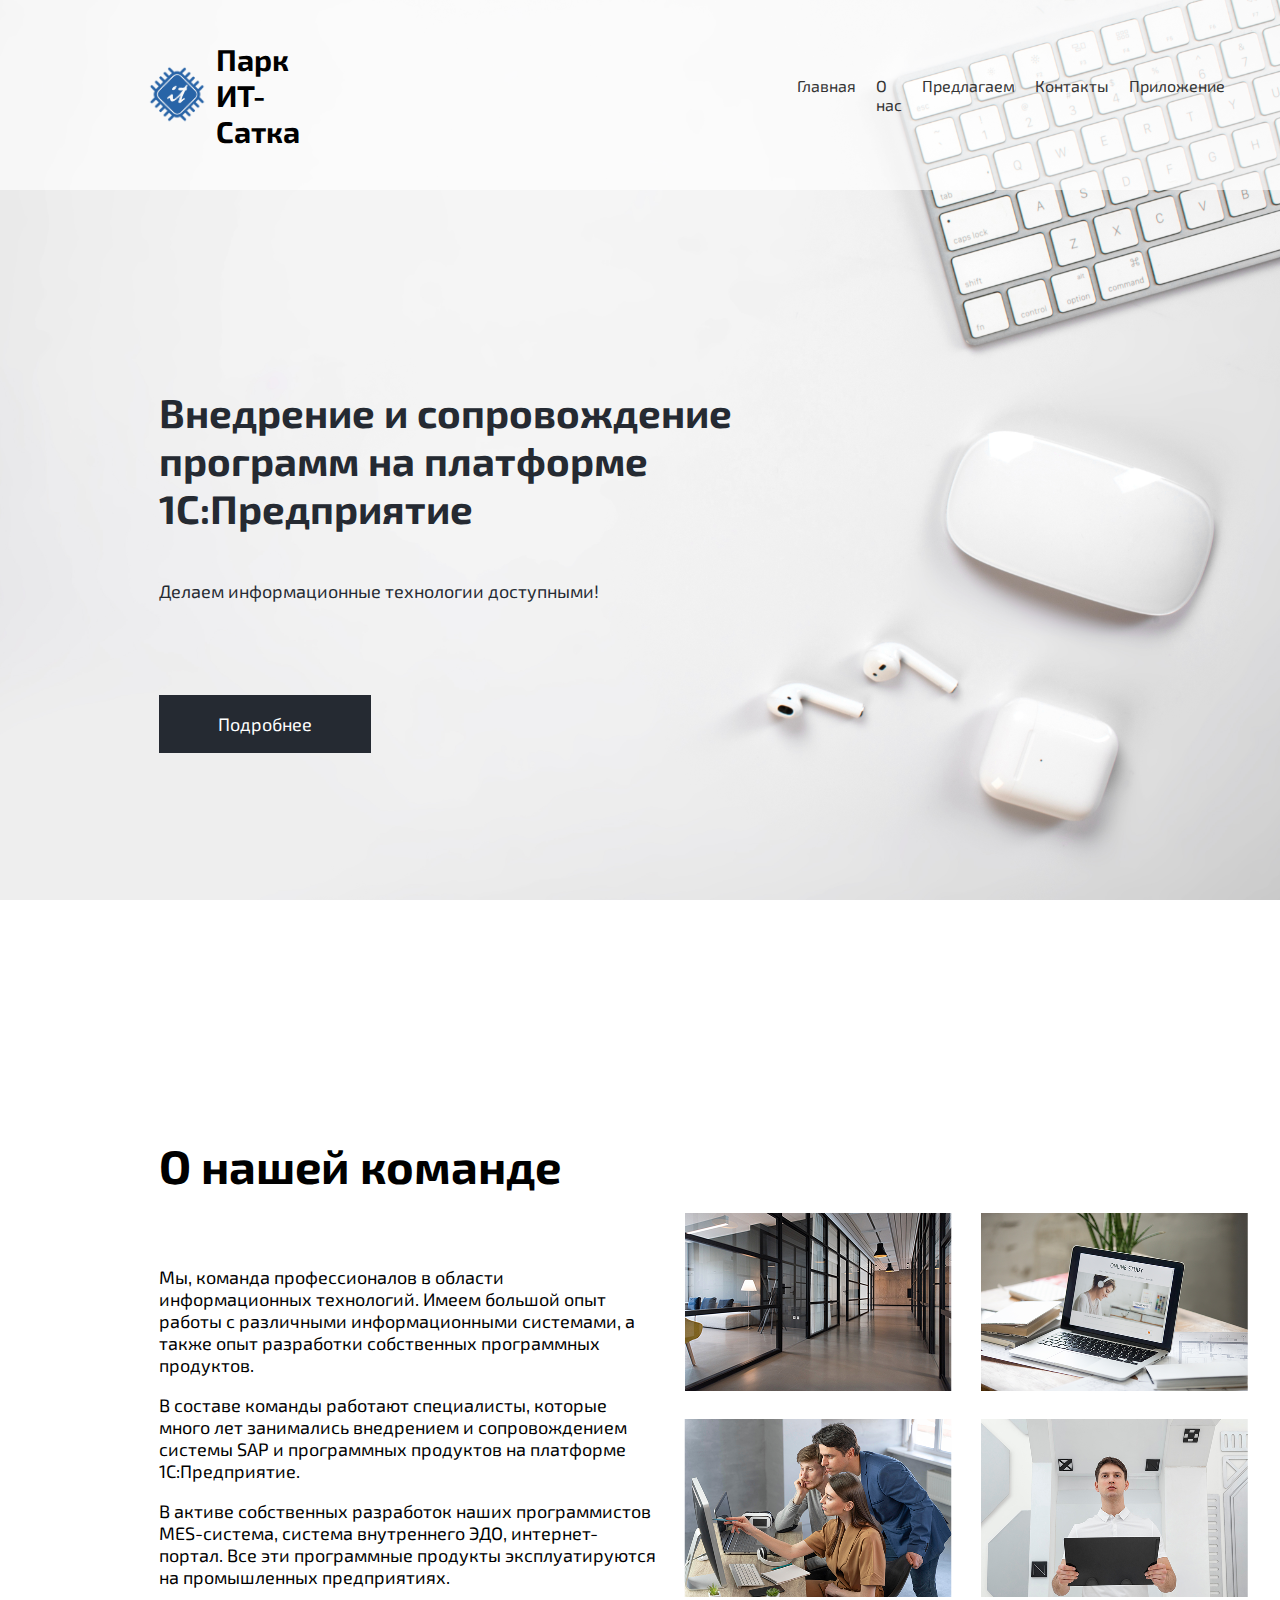
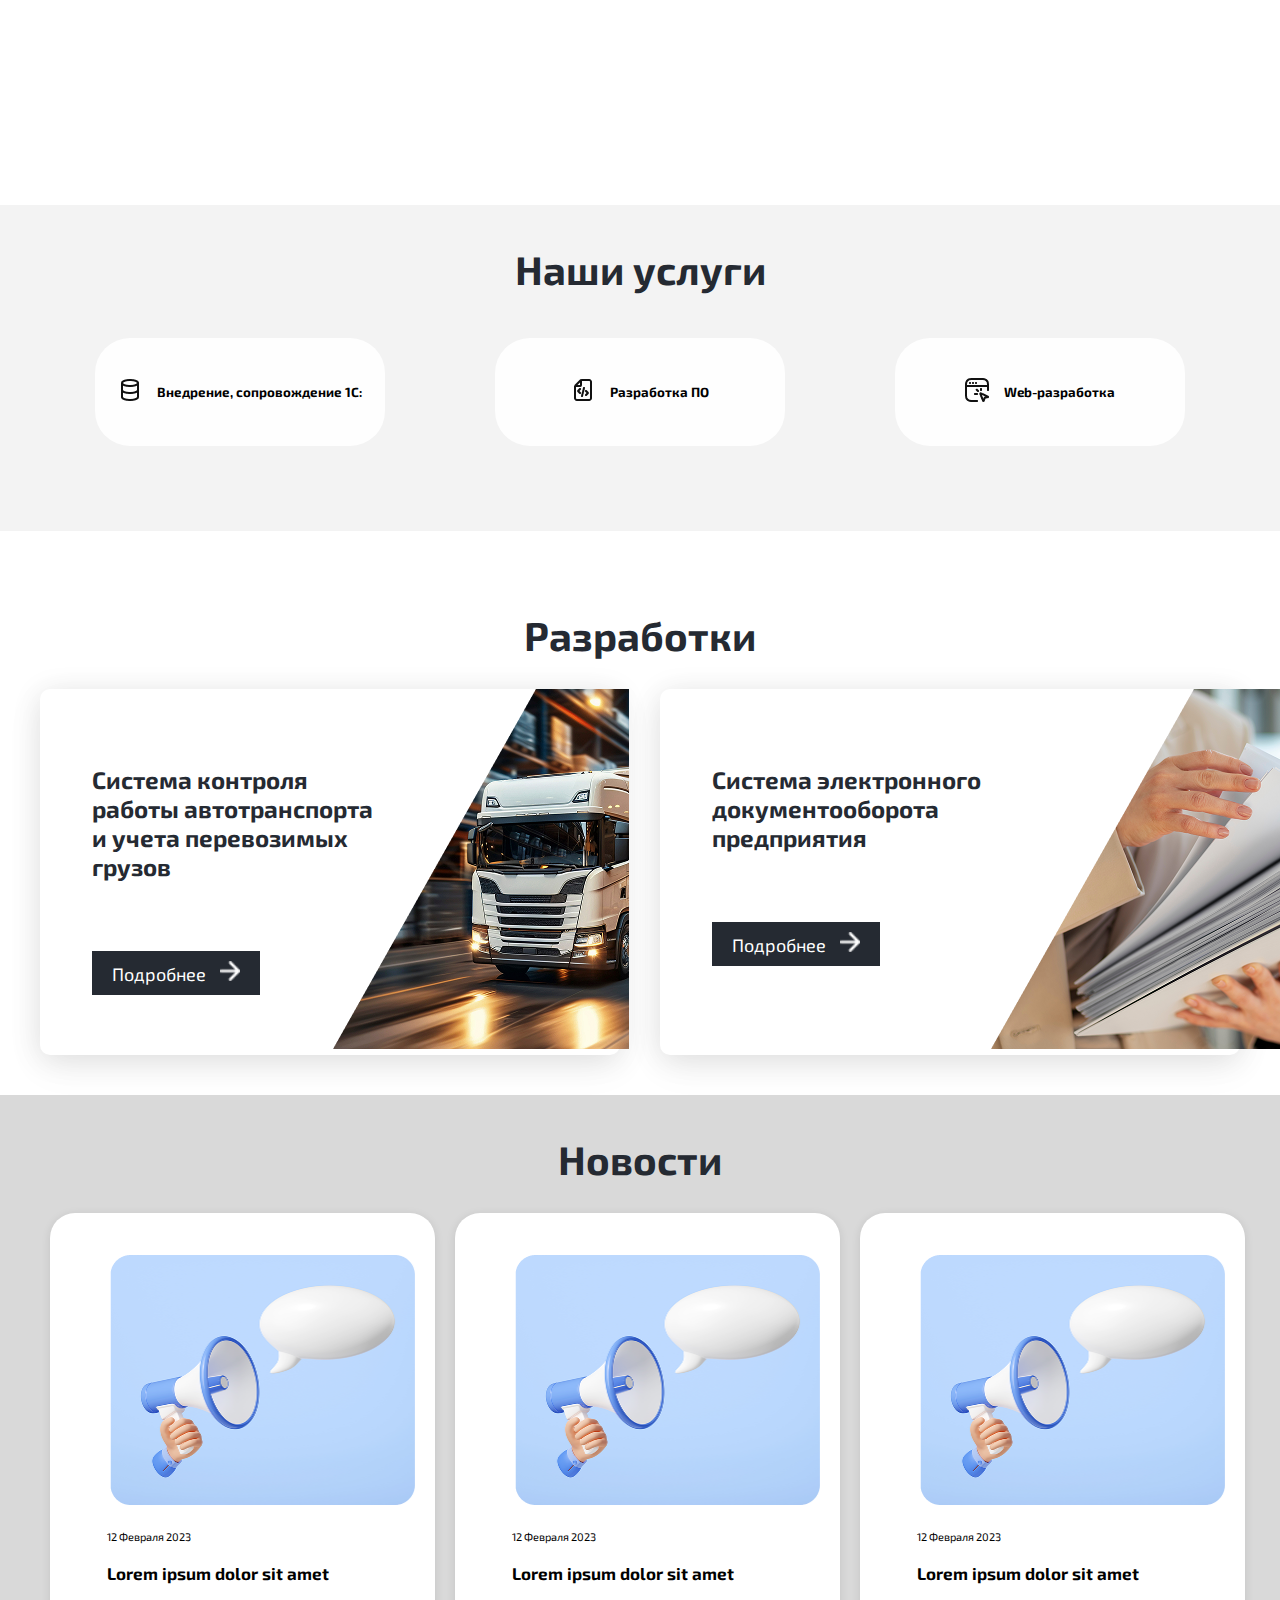
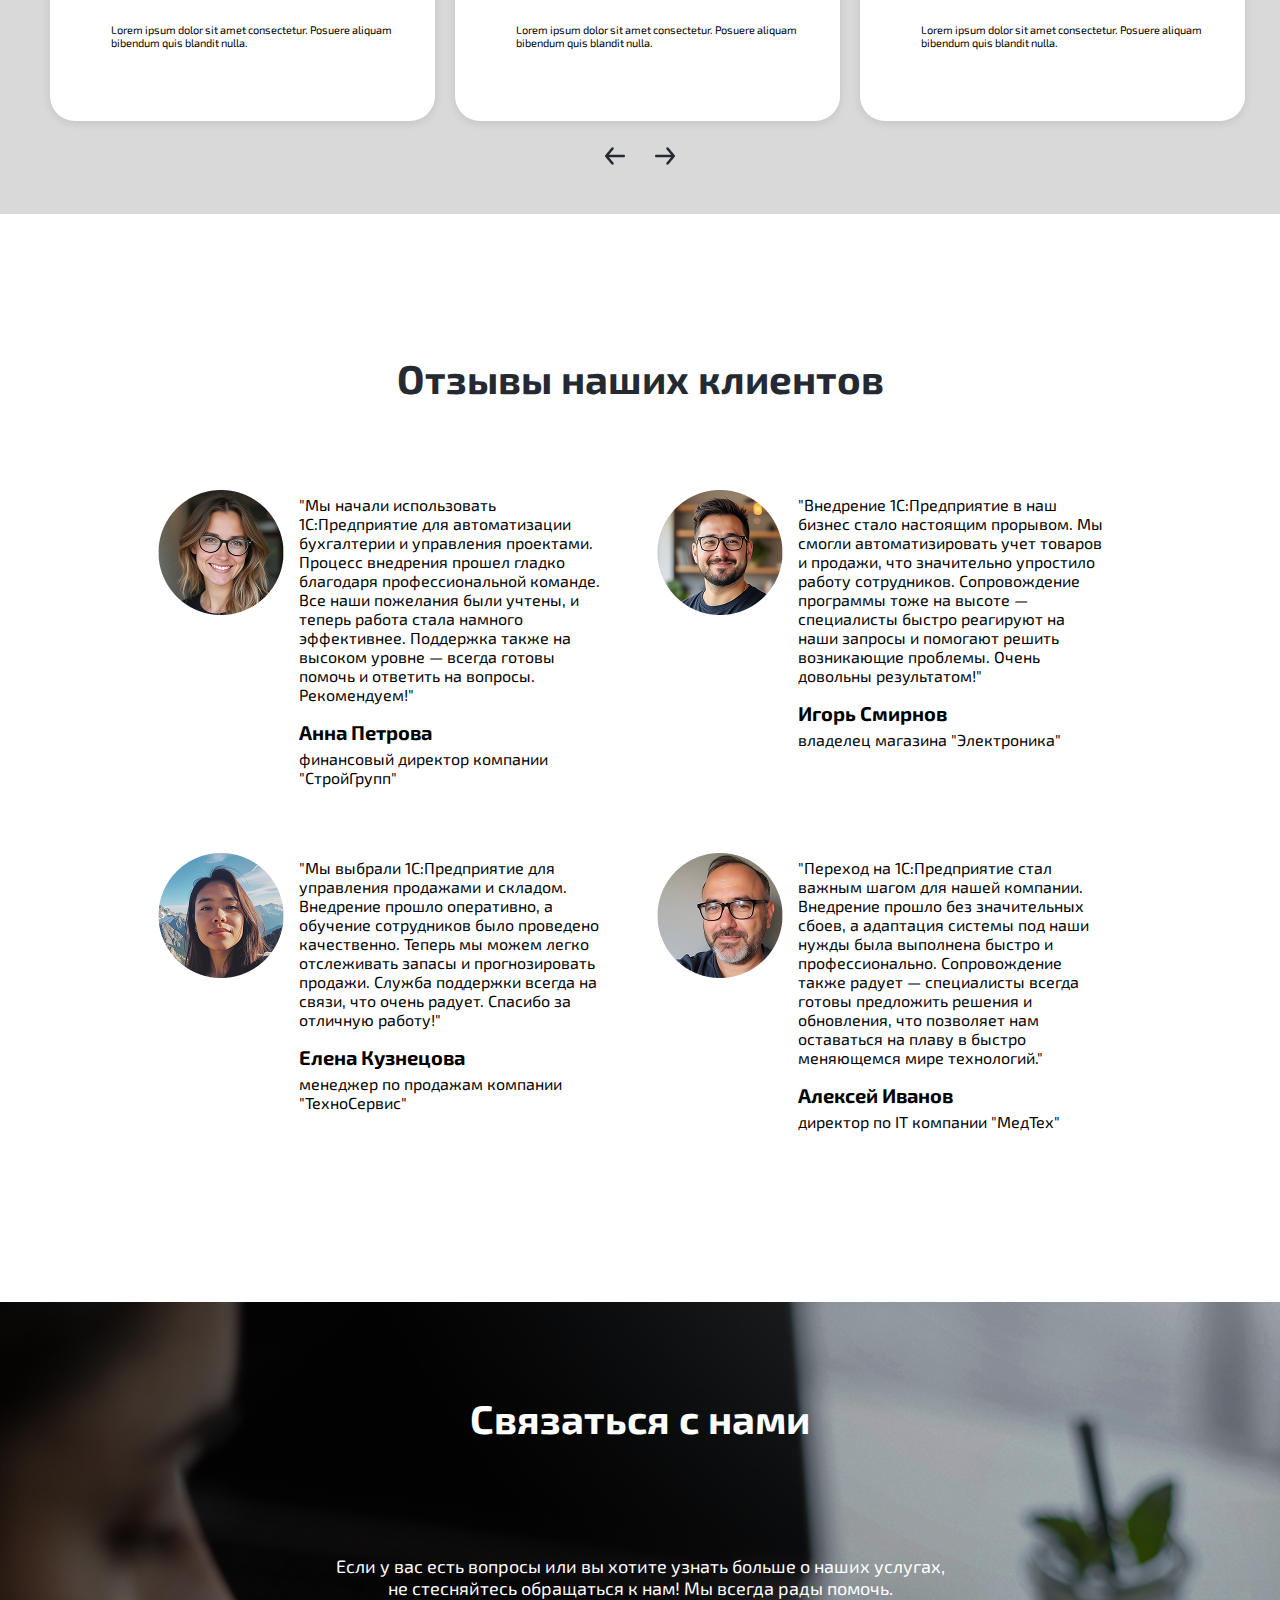
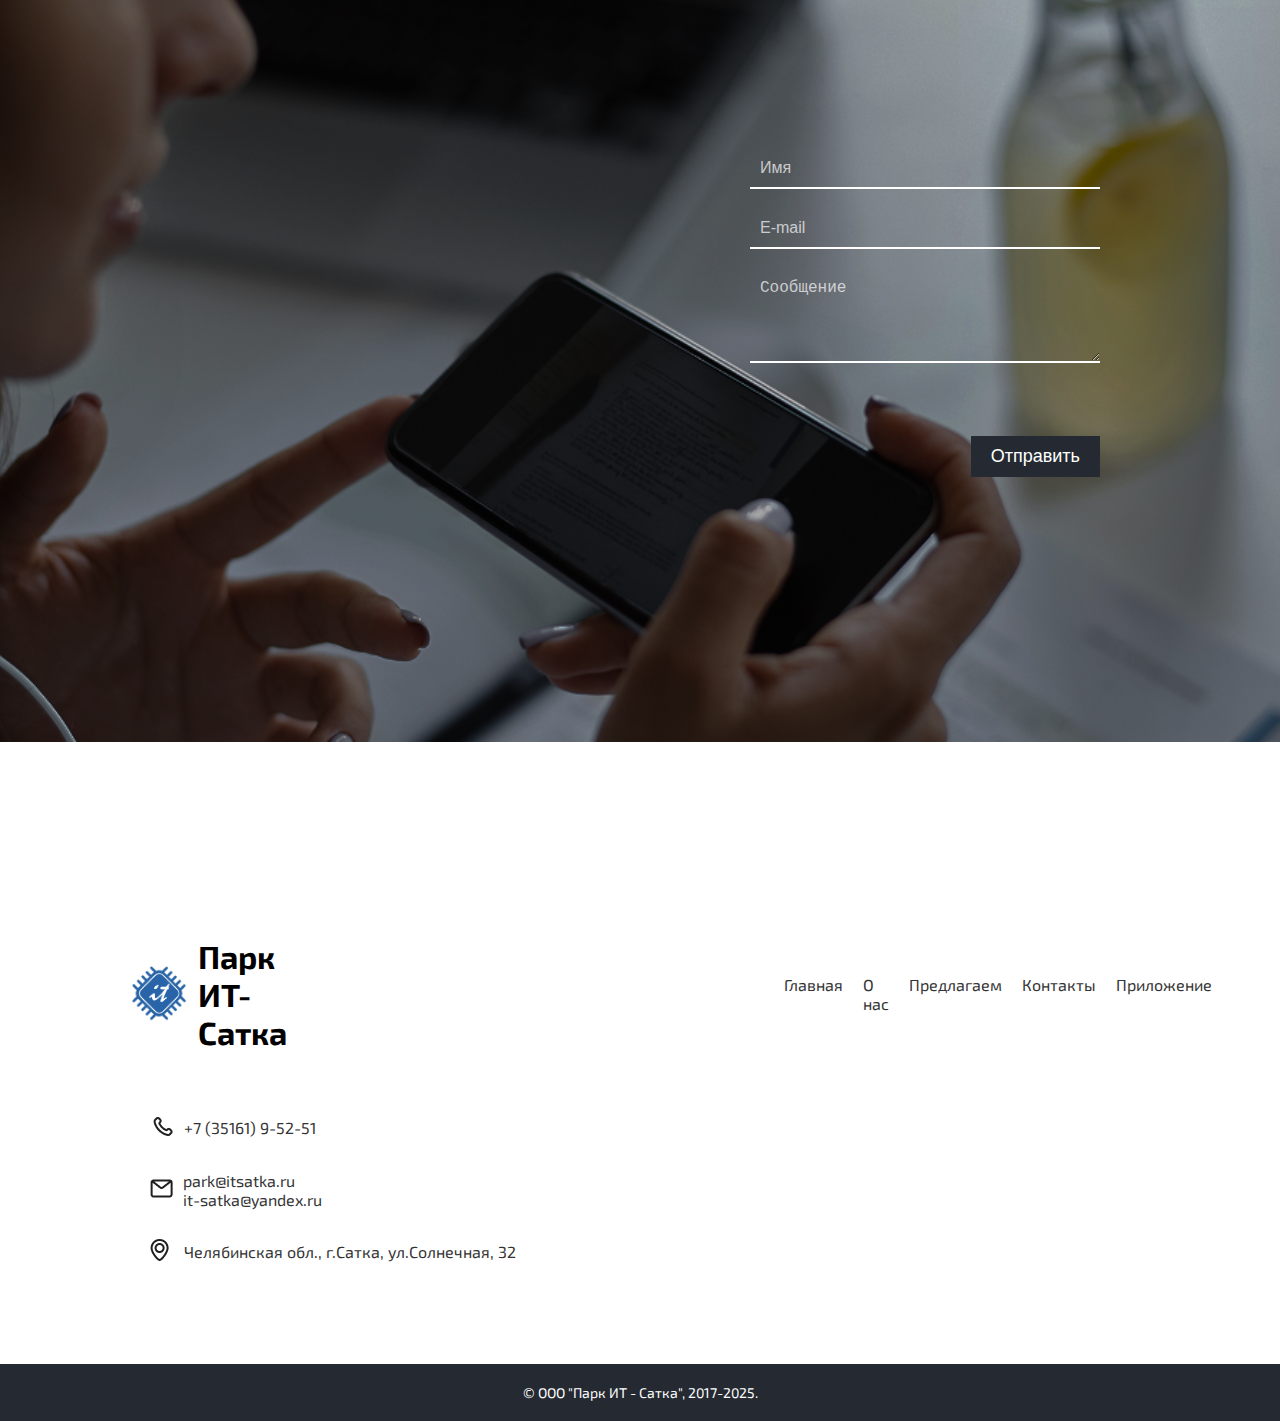
<file: ИТ-ПАРК/index.html>
<!DOCTYPE html>
<html lang="ru">
<head>
    <meta charset="UTF-8">
    <meta name="viewport" content="width=device-width, initial-scale=1.0">
    <title>Парк ИТ-Сатка</title>
    <link rel="stylesheet" href="style.css">
    <link href="https://fonts.googleapis.com/css2?family=Exo+2:wght@400;700&display=swap" rel="stylesheet">
</head>
<body>
<div class="container-1">
    <header class="header">
        <div class="logo-container">
            <div class="logo"><img src="img/5dce73faa8c4104bb6e90f80_LOGO_11120copy2-p-500.png" alt=""></div>
            <h1>Парк ИТ-Сатка</h1>
        </div>
        <nav class="navigation">
            <ul>
                <li><a href="index.html">Главная</a></li>
                <li><a href="#container-2">О нас</a></li>
                <li><a href="#container-3">Предлагаем</a></li>
                <li><a href="#contact-info">Контакты</a></li>
                <li><a href="4about.html">Приложение</a></li>
            </ul>
        </nav>
    </header>
    <main>
        <div class="title">
            <h2>Внедрение и сопровождение программ на платформе 1С:Предприятие</h2>
            <p>Делаем информационные технологии доступными!</p>
            <a href="#more" class="button">Подробнее</a> <!-- Кнопка "Подробнее" -->
        </div>
        <div id="container-2" class="container-2"> 
            <h3>О нашей команде</h3> 
            <div class="content">
                <div class="text-content">
                    <p>Мы, команда профессионалов в области информационных технологий. Имеем большой опыт работы с различными информационными системами, а также опыт разработки собственных программных продуктов.</p> 
                    <p>В составе команды работают специалисты, которые много лет занимались внедрением и сопровождением системы SAP и программных продуктов на платформе 1С:Предприятие.</p> 
                    <p>В активе собственных разработок наших программистов MES-система, система внутреннего ЭДО, интернет-портал. Все эти программные продукты эксплуатируются на промышленных предприятиях.</p> 
                </div>
                <div class="image-row"> 
                    <div class="image-group">
                        <img src="img/nastuhabootalebi2848 1.png" alt=""> 
                        <img src="img/open-laptop-desk-online-study-screen 1.png" alt=""> 
                    </div>
                    <div class="image-group">
                        <img src="img/side-view-team-professionals-working-with-new-technology 1.png" alt=""> 
                        <img src="img/young-man-wearing-white-clothes-using-tablet 2.png" alt=""> 
                    </div>
                </div>
            </div>
        </div>
        <div id="container-3" class="container-3">
            <h4>Наши услуги</h4>
            <div class="services">
                <div class="service-block1">
                    <div class="service-icon">
                        <img src="img/1uslugi.png" alt="Услуга 1" class="icon"> <!-- Логотип услуги 1 -->
                    </div>
                    <h5>Внедрение, сопровождение 1С:</h5>
                </div>
                <div class="service-block2">
                    <div class="service-icon">
                        <img src="img/2uslugi.png" alt="Услуга 2" class="icon"> <!-- Логотип услуги 2 -->
                    </div>
                    <h5>Разработка ПО</h5>
                </div>
                <div class="service-block3">
                    <div class="service-icon">
                        <img src="img/click.png" alt="Услуга 3" class="icon"> <!-- Логотип услуги 3 -->
                    </div>
                    <h5>Web-разработка</h5>
                </div>
            </div>
        </div>
        <div id="container-4" class="container-4">
            <h4>Разработки</h4>
            <div class="development-content">
                <div class="development-block">
                    <div class="development-header">
                        <div class="header-content">
                            <h6>Система контроля работы автотранспорта и учета перевозимых грузов</h6>
                            <a href="2about.html" class="button2">Подробнее <img src="img/Line (Stroke).png" alt=""></a>
                        </div>
                        <img src="img/Rectangle 24246.png" alt="" class="development-image"> <!-- Изображение -->
                    </div>
                </div>
                <div class="development-block">
                    <div class="development-header">
                        <div class="header-content">
                            <h6>Система электронного документооборота предприятия</h6>
                            <a href="3.about.html" class="button2">Подробнее <img src="img/Line (Stroke).png" alt=""></a>
                        </div>
                        <img src="img/Rectangle document.png" alt="" class="development-image"> <!-- Изображение -->
                    </div>
                </div>
            </div>
        </div>
        <div id="container-5" class="container-5"> 
            <h4>Новости</h4>
            <div class="blocks-container"> <!-- Обернем блоки в отдельный контейнер -->
                <div class="block">
                    <h5><img src="img/Rectangle 54.png" alt="" class="newimg"></h5>
                    <p>12 Февраля 2023</p>
                    <h6>Lorem ipsum dolor sit amet </h6>
                    <p class="description">Lorem ipsum dolor sit amet consectetur. Posuere aliquam bibendum quis blandit nulla.</p>
                </div>
                <div class="block">
                    <h5><img src="img/Rectangle 54.png" alt="" class="newimg"></h5>
                    <p>12 Февраля 2023</p>
                    <h6>Lorem ipsum dolor sit amet </h6>
                    <p class="description">Lorem ipsum dolor sit amet consectetur. Posuere aliquam bibendum quis blandit nulla.</p>
                </div>
                <div class="block">
                    <h5><img src="img/Rectangle 54.png" alt="" class="newimg"></h5>
                    <p>12 Февраля 2023</p>
                    <h6>Lorem ipsum dolor sit amet </h6>
                    <p class="description">Lorem ipsum dolor sit amet consectetur. Posuere aliquam bibendum quis blandit nulla.</p>
                </div>
            </div>
            <div class="strelki">
                <a href="#previous" class="arrow"><img src="img/стрелка2.png" alt=""></a>
                <a href="#next" class="arrow"><img src="img/стрелка.png" alt=""></a>
            </div>

        </div>
        <div class="reviews-container">
            <h4>Отзывы наших клиентов</h4>
            <div class="review-group">
                <div class="review">
                    <div class="review-image">
                        <img src="img/Ellipse 1.png" alt="Клиент 1" class="circle-img"> <!-- Картинка клиента -->
                    </div>
                    <div class="review-text">
                        <p>"Мы начали использовать 1С:Предприятие для автоматизации бухгалтерии и управления проектами. Процесс внедрения прошел гладко благодаря профессиональной команде. Все наши пожелания были учтены, и теперь работа стала намного эффективнее. Поддержка также на высоком уровне — всегда готовы помочь и ответить на вопросы. Рекомендуем!"</p>
                        <h5>Анна Петрова</h5>
                        <p>финансовый директор компании "СтройГрупп"</p>
                    </div>
                </div>
                <div class="review">
                    <div class="review-image">
                        <img src="img/Ellipse 2.png" alt="Клиент 2" class="circle-img"> <!-- Картинка клиента -->
                    </div>
                    <div class="review-text">
                        <p>"Внедрение 1С:Предприятие в наш бизнес стало настоящим прорывом. Мы смогли автоматизировать учет товаров и продажи, что значительно упростило работу сотрудников. Сопровождение программы тоже на высоте — специалисты быстро реагируют на наши запросы и помогают решить возникающие проблемы. Очень довольны результатом!"</p>
                        <h5>Игорь Смирнов</h5>
                        <p>владелец магазина "Электроника"</p>
                    </div>
                </div>
            </div>
            <div class="review-group">
                <div class="review">
                    <div class="review-image">
                        <img src="img/Ellipse 3.png" alt="Клиент 3" class="circle-img"> <!-- Картинка клиента -->
                    </div>
                    <div class="review-text">
                        <p>"Мы выбрали 1С:Предприятие для управления продажами и складом. Внедрение прошло оперативно, а обучение сотрудников было проведено качественно. Теперь мы можем легко отслеживать запасы и прогнозировать продажи. Служба поддержки всегда на связи, что очень радует. Спасибо за отличную работу!"</p>
                        <h5>Елена Кузнецова</h5>
                        <p>менеджер по продажам компании "ТехноСервис"</p>
                    </div>
                </div>
                <div class="review">
                    <div class="review-image">
                        <img src="img/Ellipse 4.png" alt="Клиент 4" class="circle-img"> <!-- Картинка клиента -->
                    </div>
                    <div class="review-text">
                        <p>"Переход на 1С:Предприятие стал важным шагом для нашей компании. Внедрение прошло без значительных сбоев, а адаптация системы под наши нужды была выполнена быстро и профессионально. Сопровождение также радует — специалисты всегда готовы предложить решения и обновления, что позволяет нам оставаться на плаву в быстро меняющемся мире технологий."</p>
                        <h5>Алексей Иванов</h5>
                        <p>директор по IT компании "МедТех"</p>
                    </div>
                </div>
            </div>
        </div>
        <div id="container-6" class="container-6">
            <h4>Связаться с нами</h4>
            <div class="parent-container">
                <div class="text">
                    Если у вас есть вопросы или вы хотите узнать больше о наших услугах, не стесняйтесь обращаться к нам! Мы всегда рады помочь.
                </div>
            </div>
            <div class="forma">
                <form>
                    <div class="form-group">
                        <input type="text" id="name" name="name" placeholder="Имя" required>

                    </div>
                    <div class="form-group">
                        <input type="email" id="email" name="email" placeholder="E-mail" required>

                    </div>
                    <div class="form-group">
                        <textarea id="text" name="text" placeholder="Сообщение" required rows="4"></textarea>
                    </div>
                    <button type="submit" class="submit-button">Отправить</button>
                </form>
            </div>
        </div>
    </main>
    <footer>
        <div class="logo-container2">
            <div class="logo2"><img src="img/5dce73faa8c4104bb6e90f80_LOGO_11120copy2-p-500.png" alt=""></div>
            <h1>Парк ИТ-Сатка</h1>
            <nav class="navigation2">
                <ul>
                    <li><a href="index.html">Главная</a></li>
                    <li><a href="#container-2">О нас</a></li>
                    <li><a href="#container-3">Предлагаем</a></li>
                    <li><a href="#contact-info">Контакты</a></li>
                    <li><a href="4about.html">Приложение</a></li>
                </ul>
            </nav>
        </div>
        <div id="contact-info"  class="contact-info">
            <div class="phone">
                <img src="img/phone.png" alt="">
            </div>
            <div class="number">
                +7 (35161) 9-52-51
            </div>
        </div>
        <div class="contact-info">
            <div class="email">
                <img src="img/Icon.png" alt="">
            </div>
            <div class="E-mail">
                park@itsatka.ru
                <br>
                it-satka@yandex.ru
            </div>
        </div>
        <div class="contact-info">
           <div class="position">
            <img src="img/123123.png" alt="">
           </div>
        <div class="adress">
            Челябинская обл., г.Сатка, ул.Солнечная, 32
        </div>
    </div>
    <div class="end">
        <div class="endtext">
            © ООО "Парк ИТ - Сатка", 2017-2025.
        </div>
    
    </div>
    </footer>
</div>
</body>
</html>
</file>
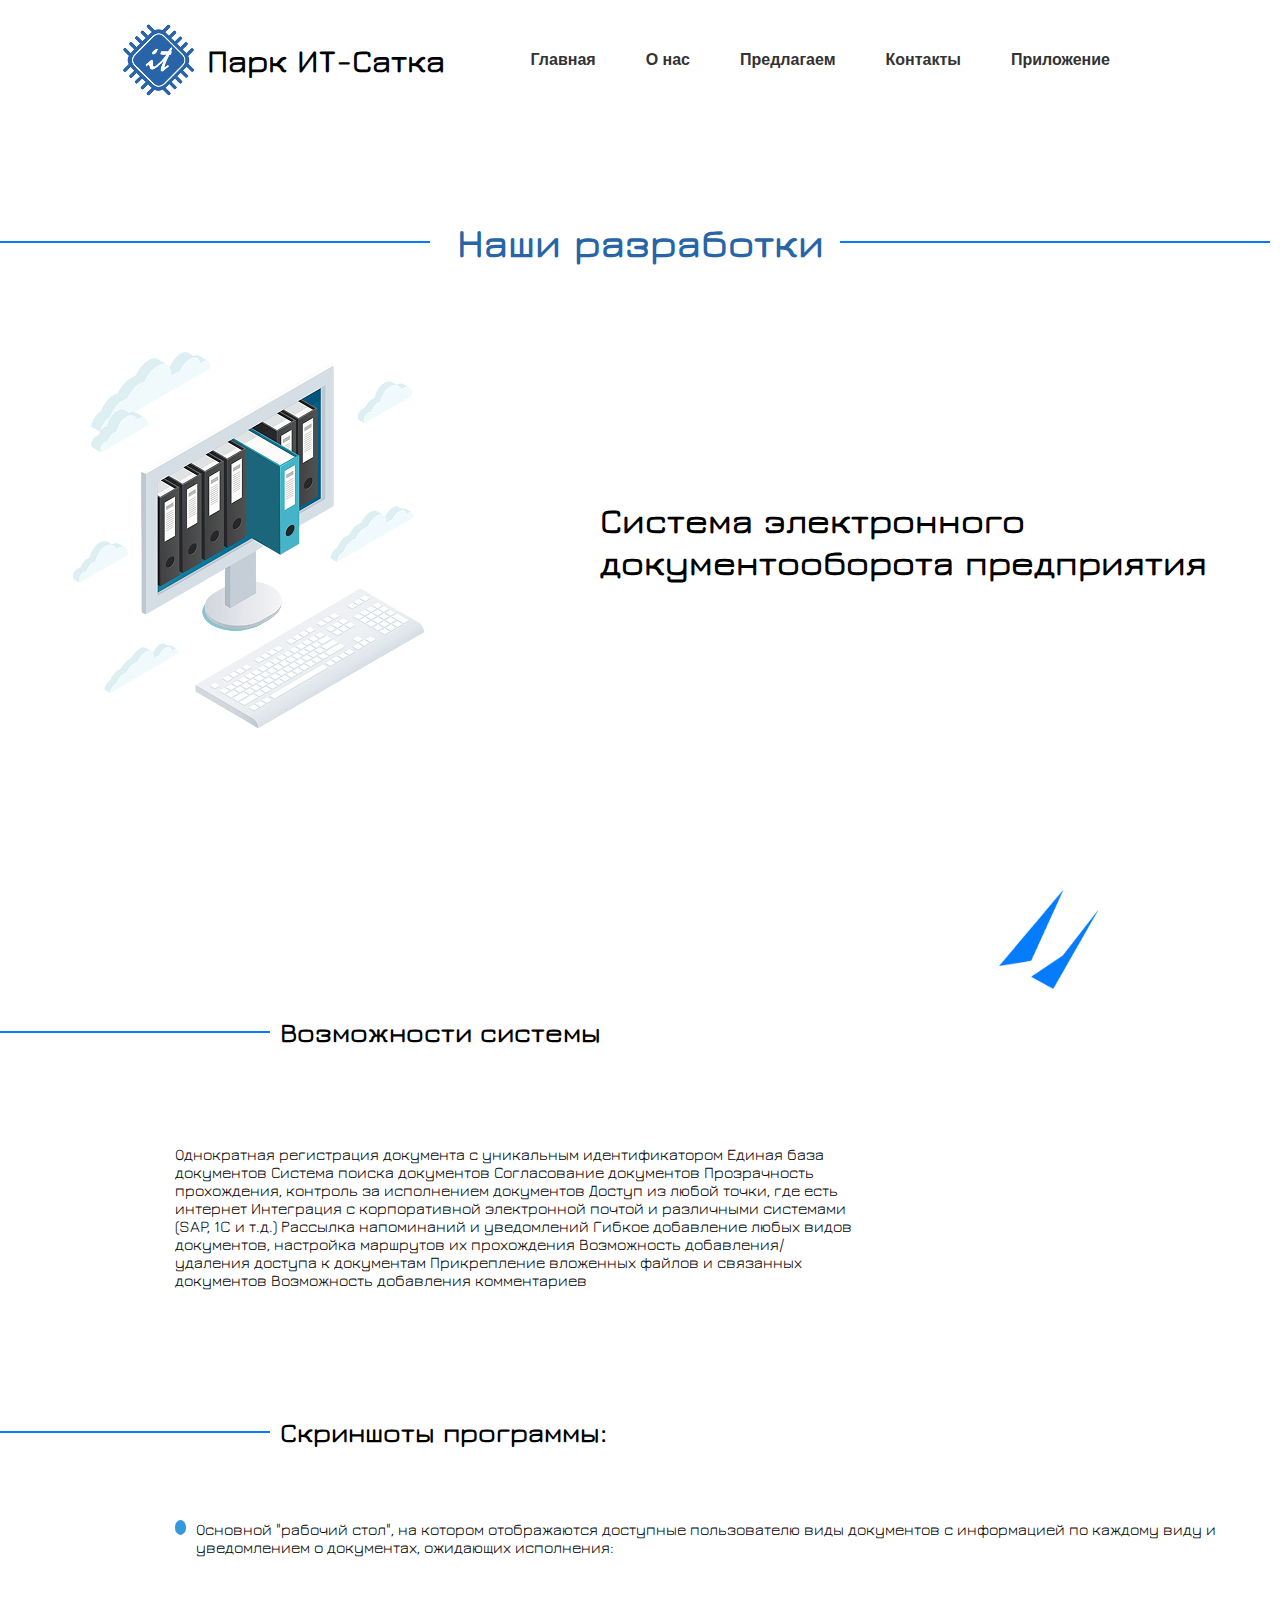
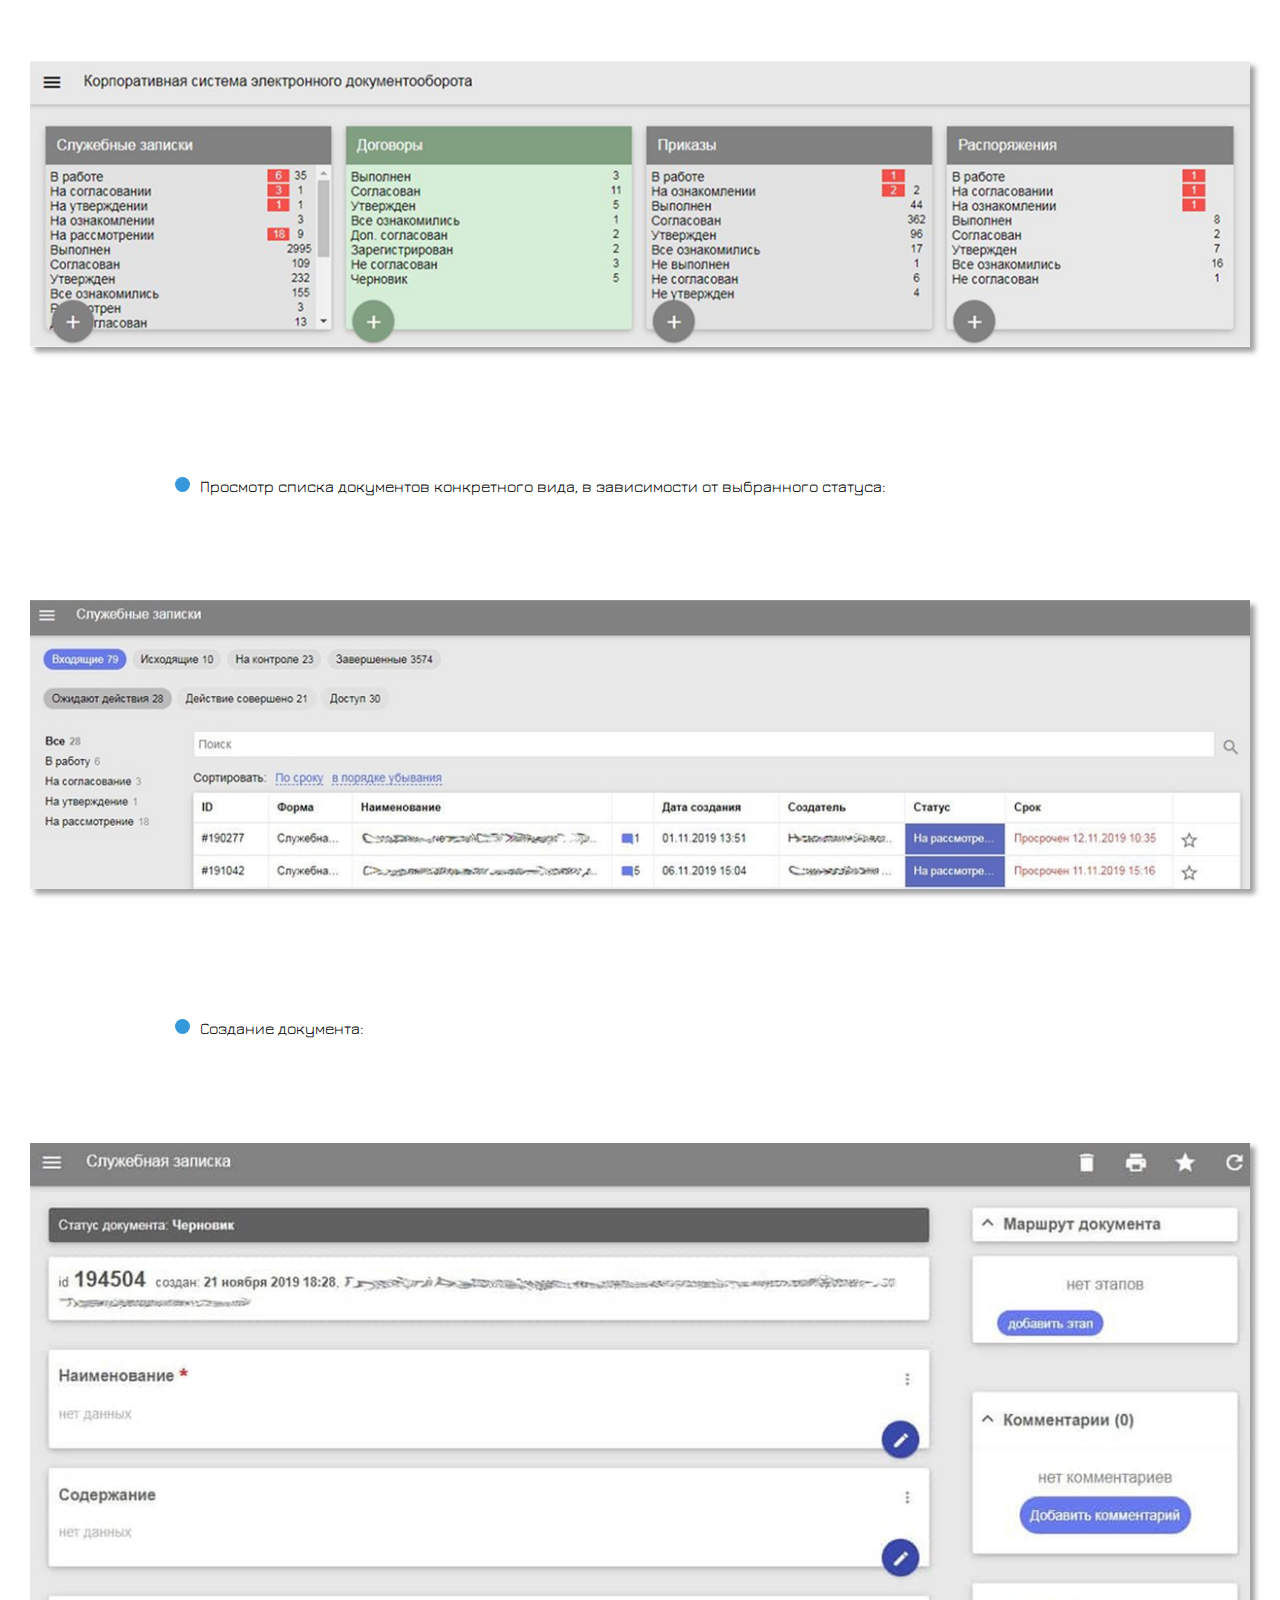
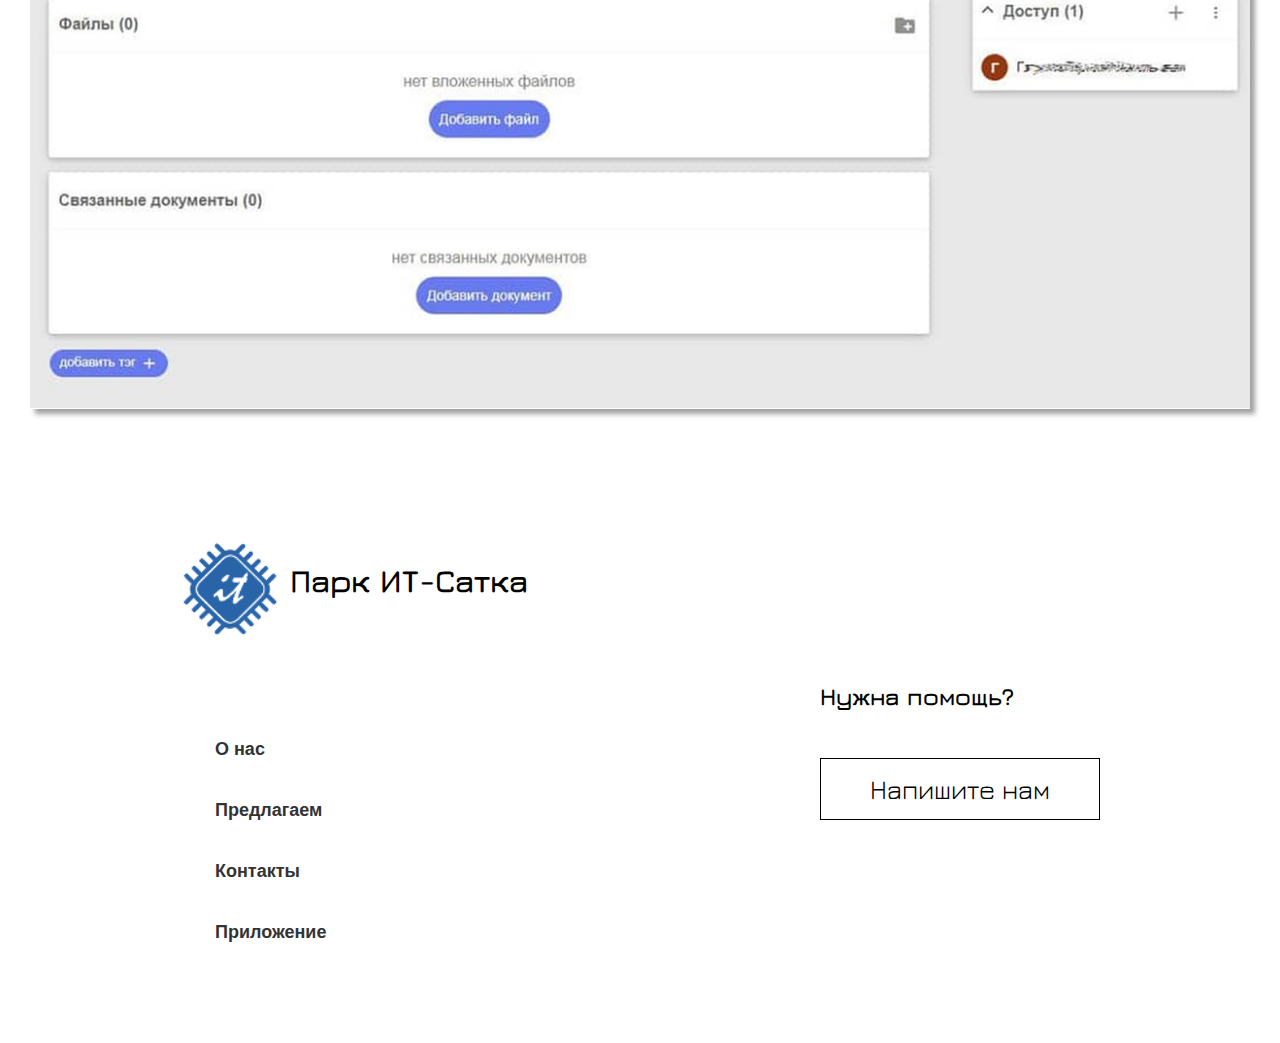
<file: 2about.html>
<!DOCTYPE html>
<html lang="en">
<head>
    <meta charset="UTF-8">
    <meta name="viewport" content="width=device-width, initial-scale=1.0">
    <link href="https://fonts.googleapis.com/css2?family=Jura:wght@400;700&display=swap" rel="stylesheet">
    <link rel="stylesheet" href="style.css">
    <link rel="icon" type="image/png" href="img/logo.png">
    <title>Парк ИТ-Сатка</title>
</head>
<body>
    <header>
    <div class="logopark">
        <img src="img/logo.png" alt="">
        <h1>Парк ИТ-Сатка</h1>
    </div>
        <nav>
            <ul>
                <li><a href="index.html">Главная</a></li>
                    <li><a href="#container-3">О нас</a></li>
                    <li><a href="#container-2">Предлагаем</a></li>
                    <li><a href="#container-5">Контакты</a></li>
                    <li><a href="4about.html">Приложение</a></li>
            </ul>
        </nav>
        <div id="mobile-menu" class="mobile-menu">
            <ul>
                <li><a href="index.html">Главная</a></li>
                <li><a href="#container-2">Услуги</a></li>
                <li><a href="#container-3">Наша команда</a></li>
                <li><a href="#container-5">Контакты</a></li>
                <li><a href="4about.html">Приложение</a></li>
            </ul>
        </div>
        <button id="menu-toggle" class="menu-toggle">Меню</button>
    </header>
<body>
    <div class="sagalovok2">
        <div class="line2"></div>
        <h1>Наши разработки</h1>
        <div class="line3"></div>
    </div>
    <div class="container-1-1">
        <img src="img/3 ilustraition.png" alt="">
        <div class="sag2">
            <h2>Система электронного документооборота предприятия</h2>
        </div>
    </div>
    <img src="img/Polygon 3.png" alt="" class="polygon-img"> 
    <div id="container-2" class="container-2-2">
        <div class="tx">
            <div class="line"></div>
            <h3>Возможности системы</h3>
        </div>
        <p>Однократная регистрация документа с уникальным идентификатором Единая база документов Система поиска документов Согласование документов Прозрачность прохождения, контроль за исполнением документов Доступ из любой точки, где есть интернет Интеграция с корпоративной электронной почтой и различными системами (SAP, 1C и т.д.) Рассылка напоминаний и уведомлений Гибкое добавление любых видов документов, настройка маршрутов их прохождения Возможность добавления/удаления доступа к документам Прикрепление вложенных файлов и связанных документов Возможность добавления комментариев</p>
    </div>
    <div id="container-3" class="container-3">
        <div class="tx">
            <div class="line"></div>
            <h3>Скриншоты программы:</h3>
        </div>
      <div class="text2">
        <div class="circle"></div>
        <p>Основной "рабочий стол", на котором отображаются доступные пользователю виды документов с информацией по каждому виду и уведомлением о документах, ожидающих исполнения:</p>
    </div>
    <div class="scrin">
    <img src="img/1scrin.png" alt="">
    </div>

    <div class="text2">
        <div class="circle"></div>
        <p>Просмотр списка документов конкретного вида, в зависимости от выбранного статуса:</p>
    </div>
    <div class="scrin">
    <img src="img/2scrin.png" alt="">
    </div>

    <div class="text2">
        <div class="circle"></div>
        <p>Создание документа:</p>
    </div>
    <div class="scrin">
    <img src="img/3scrin.png" alt="">
    </div>
    <footer>
        <div class="footermenu">
            <div class="logopark2">
                <img src="img/logo.png" alt="">
                <h1>Парк ИТ-Сатка</h1>
            </div>
            <nav>
                <ul>
                    <li><a href="#container-2">О нас</a></li>
                    <li><a href="#container-3">Предлагаем</a></li>
                    <li><a href="#contact-info">Контакты</a></li>
                    <li><a href="4about.html">Приложение</a></li>
                </ul>
            </nav>
        </div>
        <div class="help">
            <h2>Нужна помощь?</h2>
            <button id="open-modal">Напишите нам</button>
        </div>
    </footer>
    <div id="contact-modal" class="modal" style="display:none;">
        <div class="modal-content">
            <div class="top-block">
                <span class="close">&times;</span> <!-- Кнопка закрытия -->
                <h1>Связаться с нами</h1>
                <form id="contact-form">
                    <div class="form-group">
                        <input type="text" id="name" name="name" placeholder="Ваше Имя" required="">
                    </div>
                    <div class="form-group">
                        <input type="email" id="email" name="email" placeholder="E-mail" required="">   
                    </div>
                    <div class="form-group1">
                        <textarea id="text" name="text" placeholder="" required="" rows="4"></textarea>
                    </div>
                    <button type="button" id="submit-button">Отправить</button>
                </form>
            </div>
        </div>
    </div>
    <script src="script.js"></script>
</body>
</html>
</file>
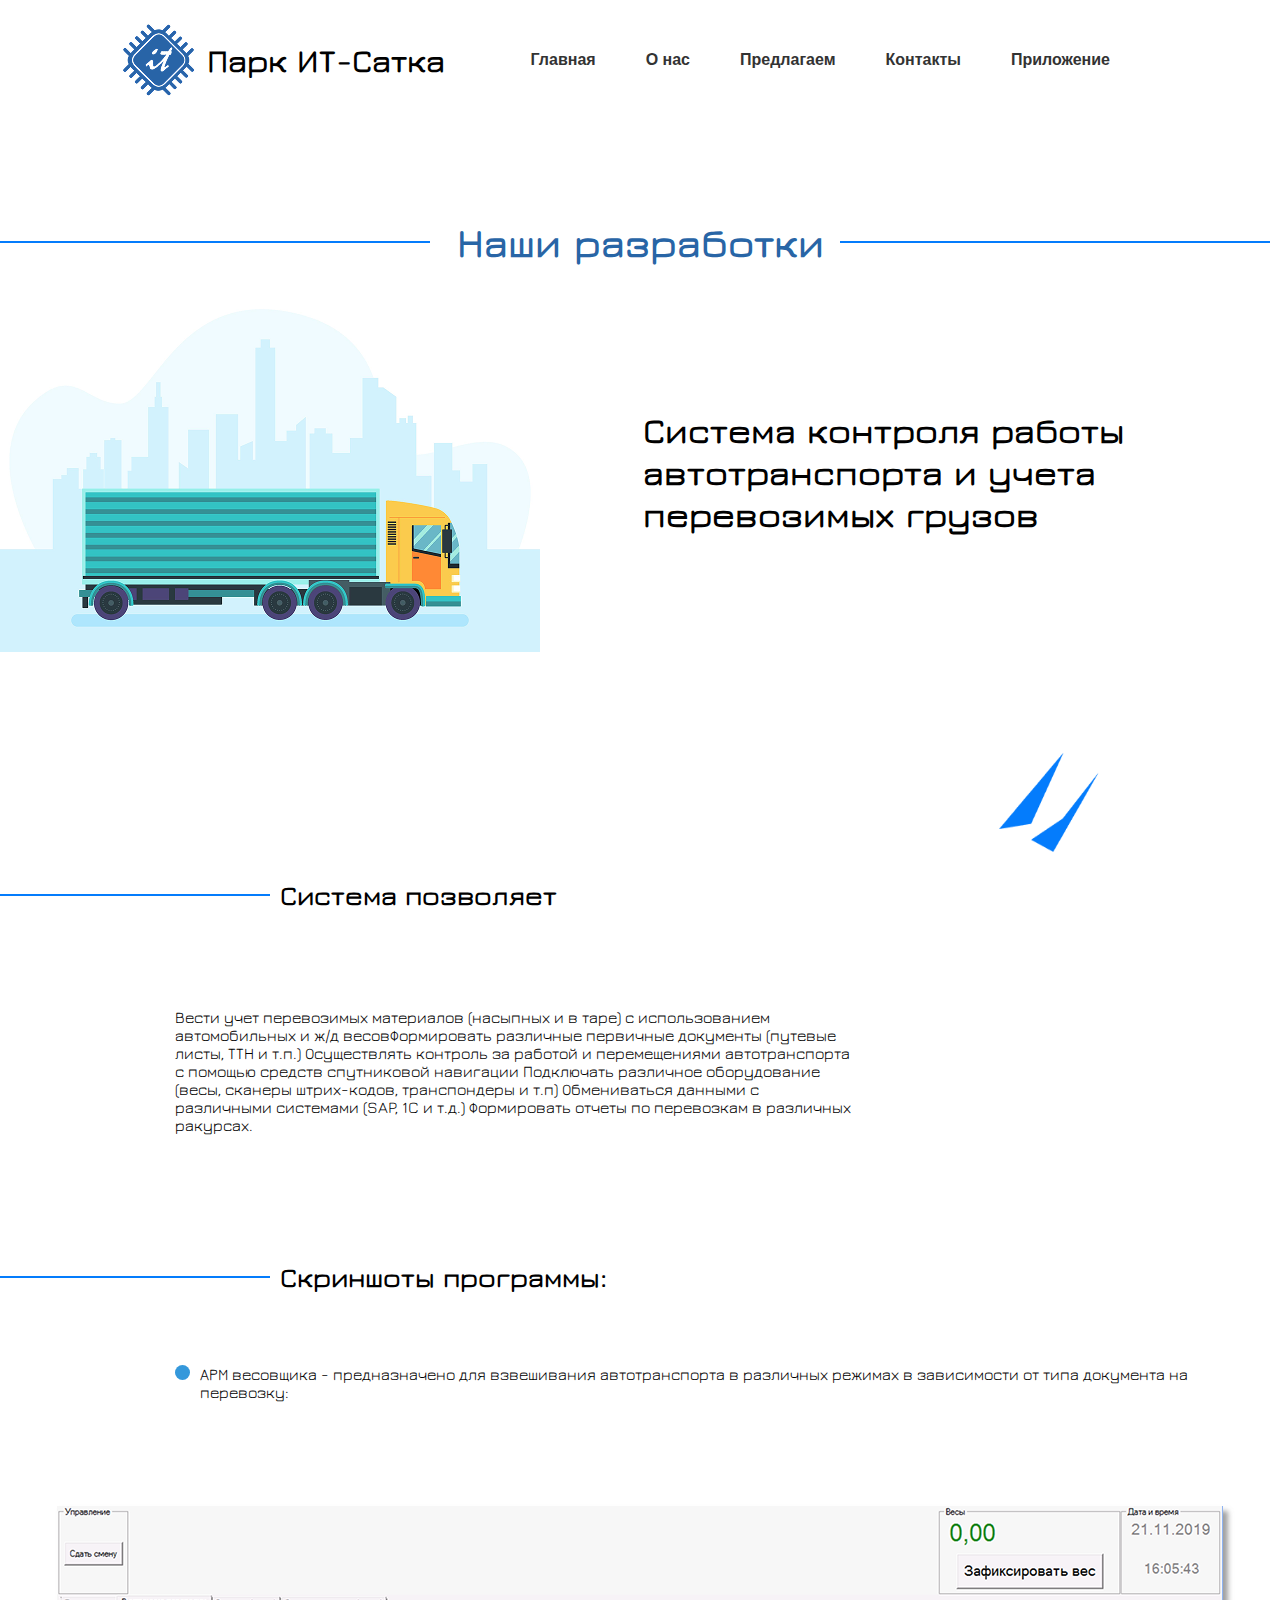
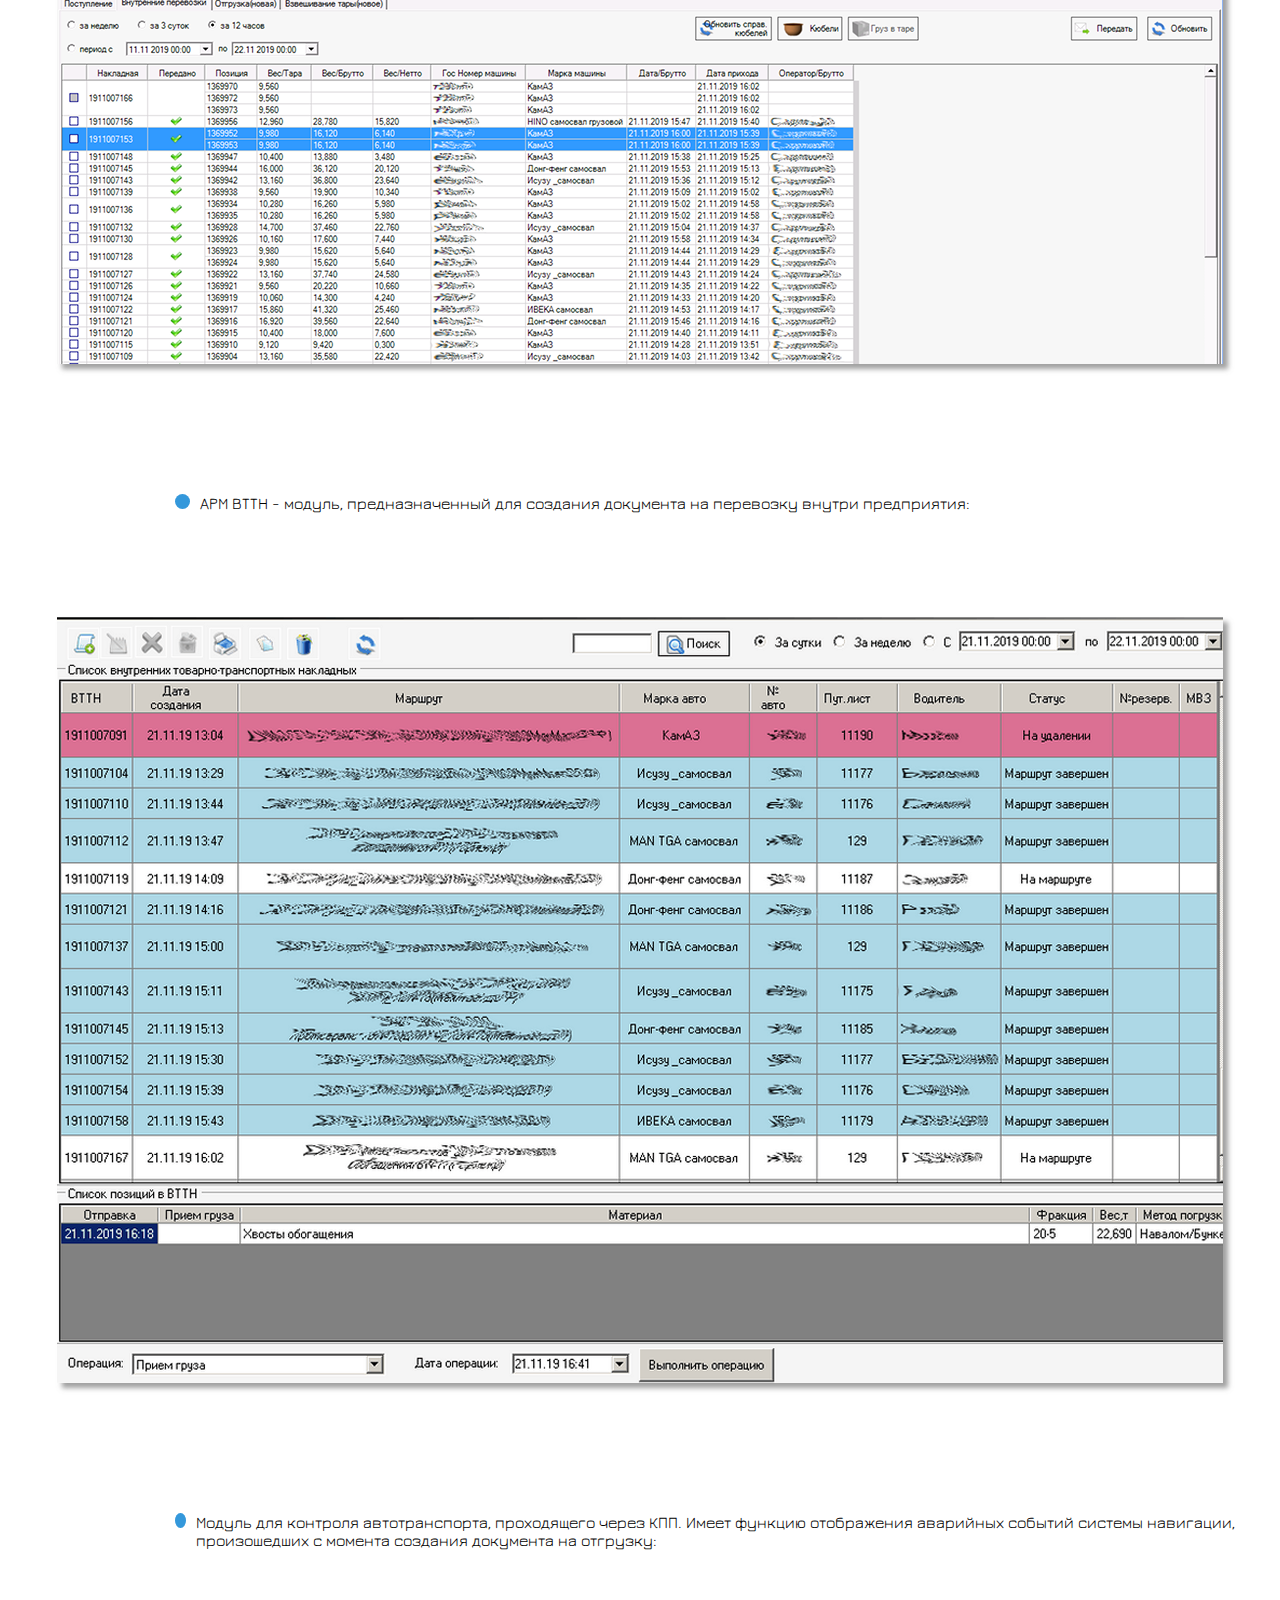
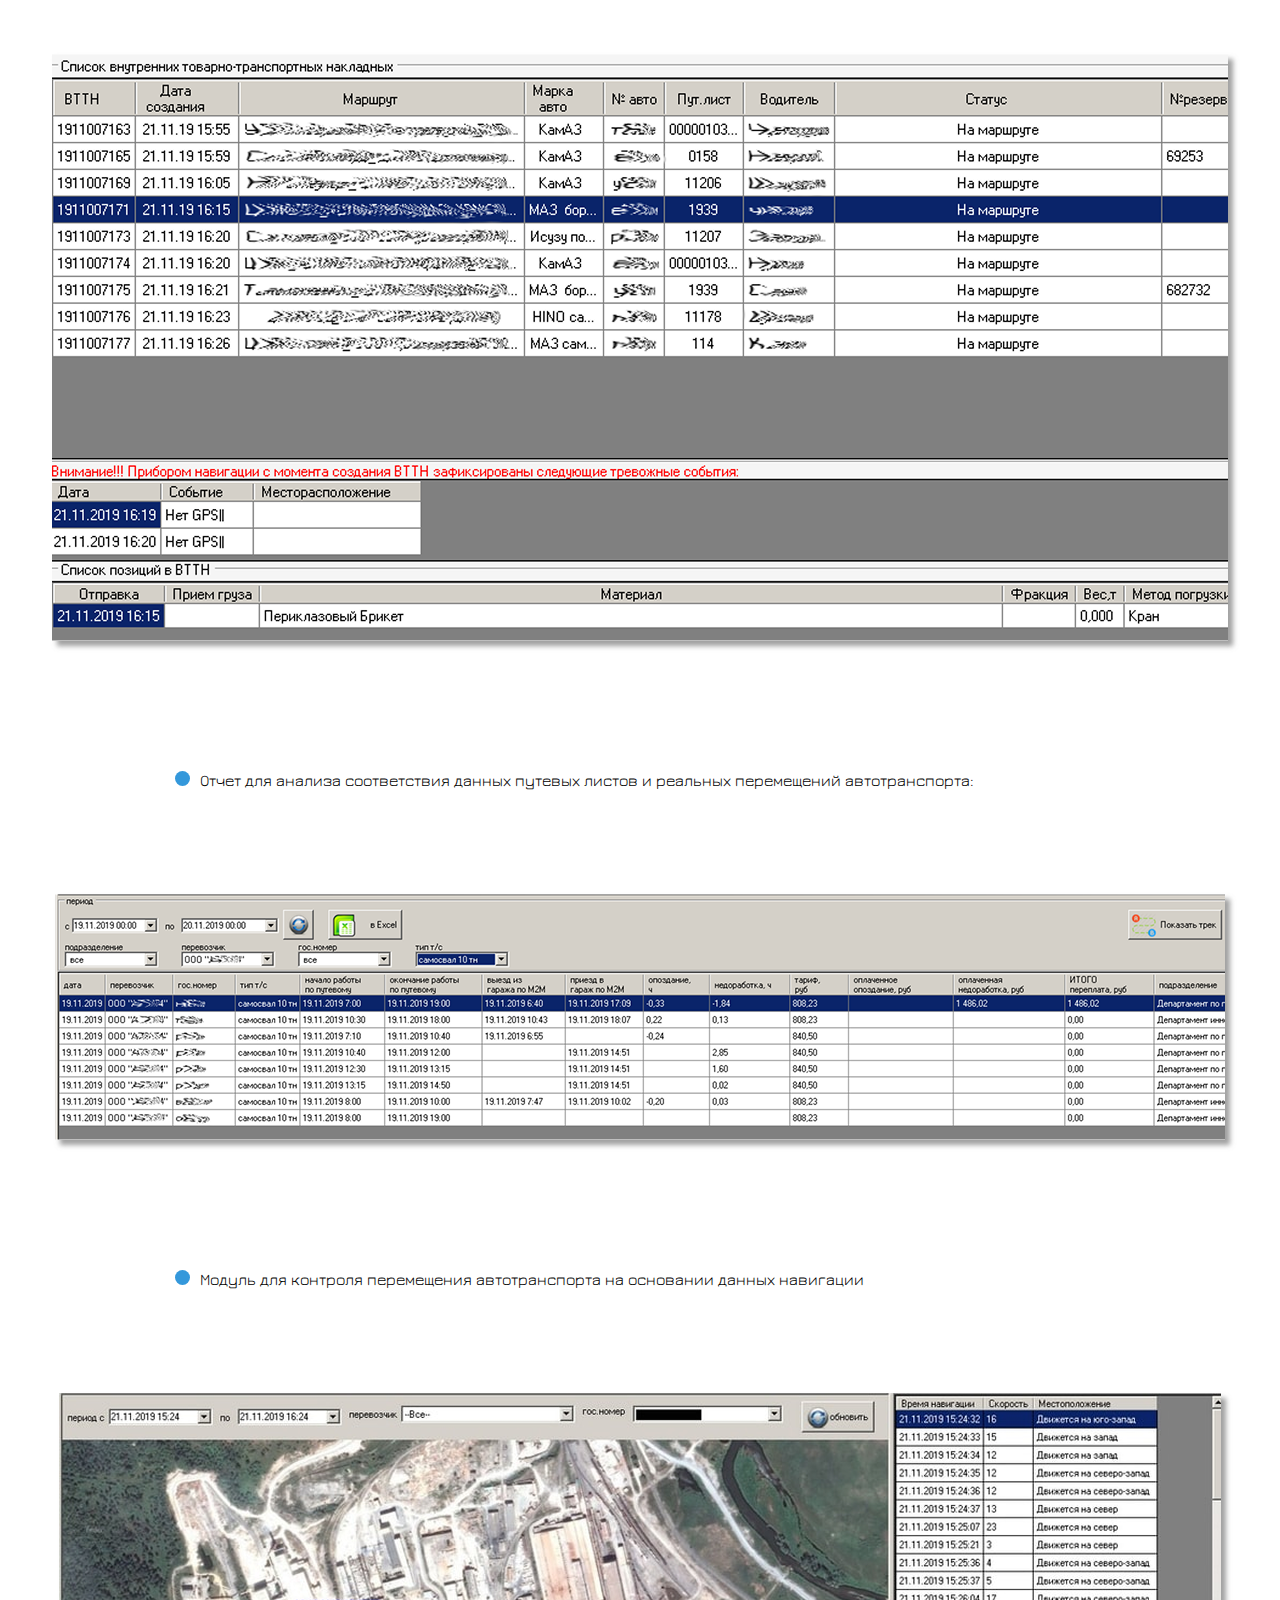
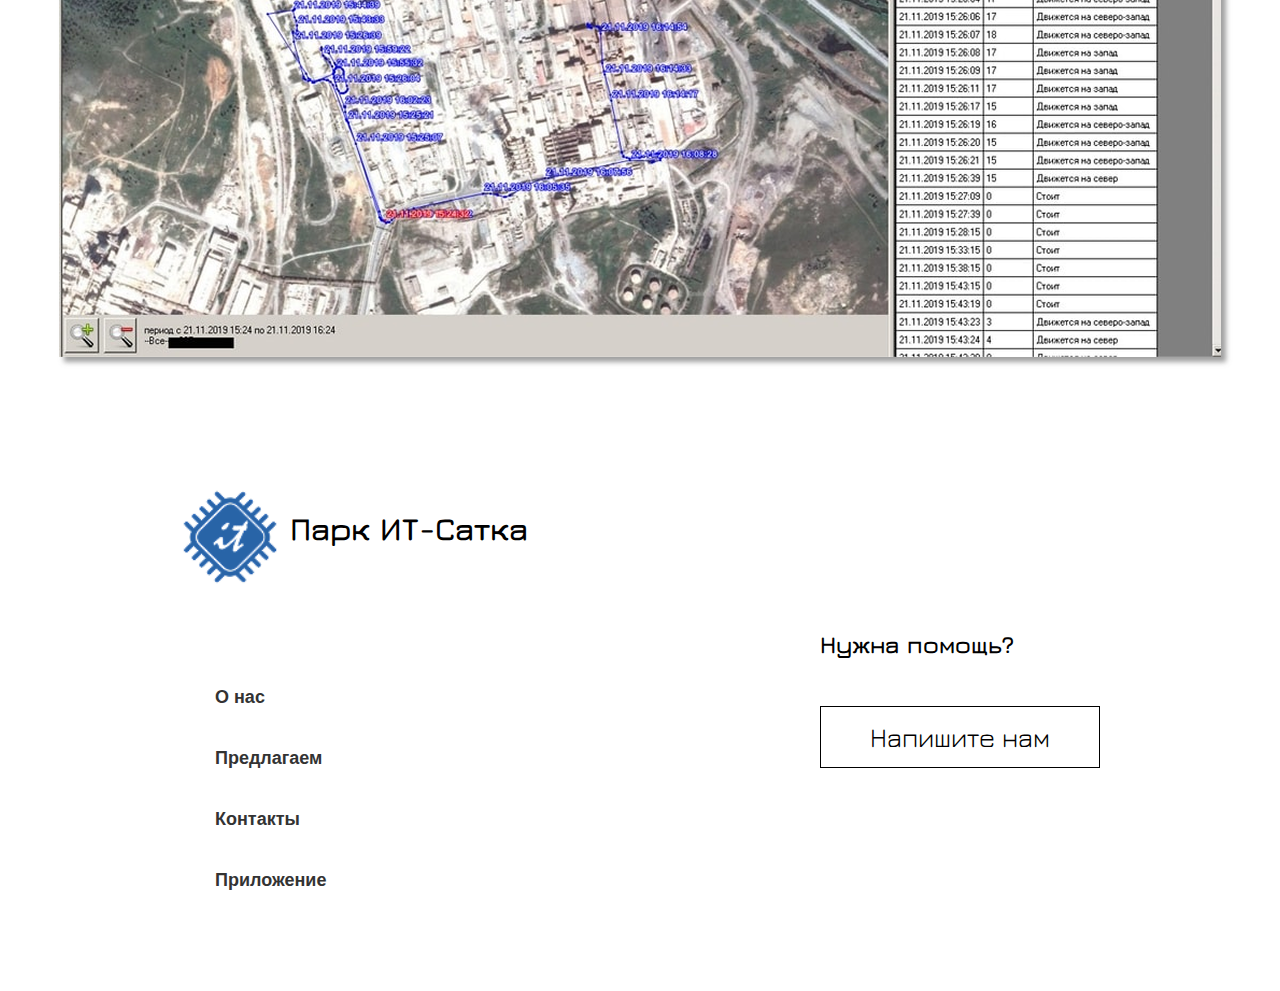
<file: 3about.html>
<!DOCTYPE html>
<html lang="en">
<head>
    <meta charset="UTF-8">
    <meta name="viewport" content="width=device-width, initial-scale=1.0">
    <link href="https://fonts.googleapis.com/css2?family=Jura:wght@400;700&display=swap" rel="stylesheet">
    <link rel="stylesheet" href="style.css">
    <link rel="icon" type="image/png" href="img/logo.png">
    <title>Парк ИТ-Сатка</title>
</head>
<body>
    <header>
    <div class="logopark">
        <img src="img/logo.png" alt="">
        <h1>Парк ИТ-Сатка</h1>
    </div>
        <nav>
            <ul>
                <li><a href="index.html">Главная</a></li>
                    <li><a href="#container-3">О нас</a></li>
                    <li><a href="#container-2">Предлагаем</a></li>
                    <li><a href="#container-5">Контакты</a></li>
                    <li><a href="4about.html">Приложение</a></li>
            </ul>
        </nav>
        <div id="mobile-menu" class="mobile-menu">
            <ul>
                <li><a href="index.html">Главная</a></li>
                <li><a href="#container-2">Услуги</a></li>
                <li><a href="#container-3">Наша команда</a></li>
                <li><a href="#container-5">Контакты</a></li>
                <li><a href="4about.html">Приложение</a></li>
            </ul>
        </div>
        <button id="menu-toggle" class="menu-toggle">Меню</button>
    </header>
<body>
    <div class="sagalovok2">
        <div class="line2"></div>
        <h1>Наши разработки</h1>
        <div class="line3"></div>
    </div>
    <div class="container-1-1">
        <img src="img/4 ilustraition.png" alt="">
        <div class="sag2">
            <h2>Система контроля работы автотранспорта и учета перевозимых грузов</h2>
        </div>
    </div>
    <img src="img/Polygon 3.png" alt="" class="polygon-img"> 
    <div id="container-2" class="container-2-2">
        <div class="tx">
            <div class="line"></div>
            <h3>Система позволяет</h3>
        </div>
        <p>Вести учет перевозимых материалов (насыпных и в таре) с использованием автомобильных и ж/д весовФормировать различные первичные документы (путевые листы, ТТН и т.п.) Осуществлять контроль за работой и перемещениями автотранспорта с помощью средств спутниковой навигации Подключать различное оборудование (весы, сканеры штрих-кодов, транспондеры и т.п) Обмениваться данными с различными системами (SAP, 1C и т.д.) Формировать отчеты по перевозкам в различных ракурсах.</p>
    </div>
    <div id="container-3" class="container-3">
        <div class="tx">
            <div class="line"></div>
            <h3>Скриншоты программы:</h3>
        </div>
      <div class="text2">
        <div class="circle"></div>
        <p>АРМ весовщика - предназначено для взвешивания автотранспорта в различных режимах в зависимости от типа документа на перевозку:</p>
    </div>
    <div class="scrin">
    <img src="img/4scrin.png" alt="">
    </div>

    <div class="text2">
        <div class="circle"></div>
        <p>АРМ ВТТН - модуль, предназначенный для создания документа на перевозку внутри предприятия:</p>
    </div>
    <div class="scrin">
    <img src="img/5scrin.png" alt="">
    </div>

    <div class="text2">
        <div class="circle"></div>
        <p>Модуль для контроля автотранспорта, проходящего через КПП. Имеет функцию отображения аварийных событий системы навигации, произошедших с момента создания документа на отгрузку:</p>
    </div>
    <div class="scrin">
    <img src="img/6scrin.png" alt="">
    </div>

    <div class="text2">
        <div class="circle"></div>
        <p>Отчет для анализа соответствия данных путевых листов и реальных перемещений автотранспорта:</p>
    </div>
    <div class="scrin">
    <img src="img/7scrin.png" alt="">
    </div>

    <div class="text2">
        <div class="circle"></div>
        <p>Модуль для контроля перемещения автотранспорта на основании данных навигации</p>
    </div>
    <div class="scrin">
    <img src="img/8scrin.png" alt="">
    </div>
  </div>
    <footer>
        <div class="footermenu">
            <div class="logopark2">
                <img src="img/logo.png" alt="">
                <h1>Парк ИТ-Сатка</h1>
            </div>
            <nav>
                <ul>
                    <li><a href="#container-2">О нас</a></li>
                    <li><a href="#container-3">Предлагаем</a></li>
                    <li><a href="#contact-info">Контакты</a></li>
                    <li><a href="4about.html">Приложение</a></li>
                </ul>
            </nav>
        </div>
        <div class="help">
            <h2>Нужна помощь?</h2>
            <button id="open-modal">Напишите нам</button>
        </div>
    </footer>
    <div id="contact-modal" class="modal" style="display:none;">
        <div class="modal-content">
            <div class="top-block">
                <span class="close">&times;</span> <!-- Кнопка закрытия -->
                <h1>Связаться с нами</h1>
                <form id="contact-form">
                    <div class="form-group">
                        <input type="text" id="name" name="name" placeholder="Ваше Имя" required="">
                    </div>
                    <div class="form-group">
                        <input type="email" id="email" name="email" placeholder="E-mail" required="">   
                    </div>
                    <div class="form-group1">
                        <textarea id="text" name="text" placeholder="" required="" rows="4"></textarea>
                    </div>
                    <button type="button" id="submit-button">Отправить</button>
                </form>
            </div>
        </div>
    </div>
    <script src="script.js"></script>
</body>
</html>
</file>
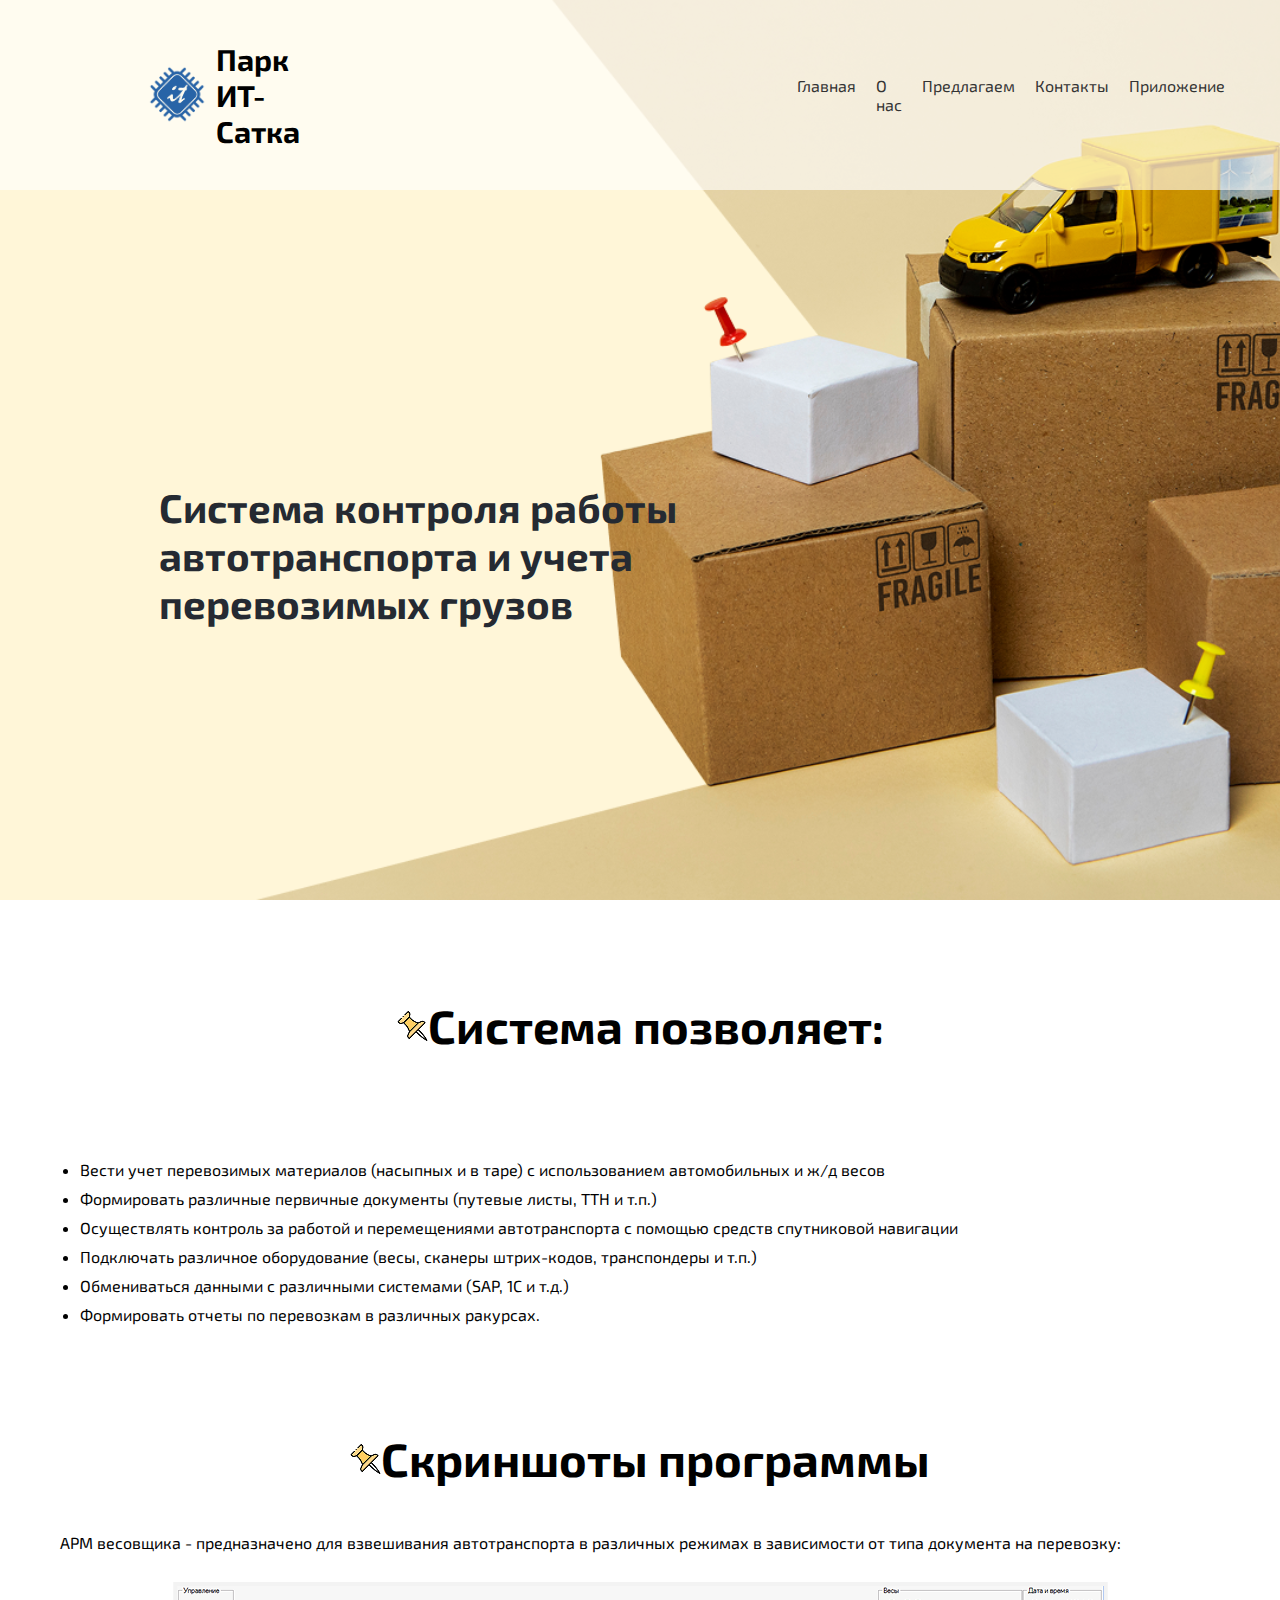
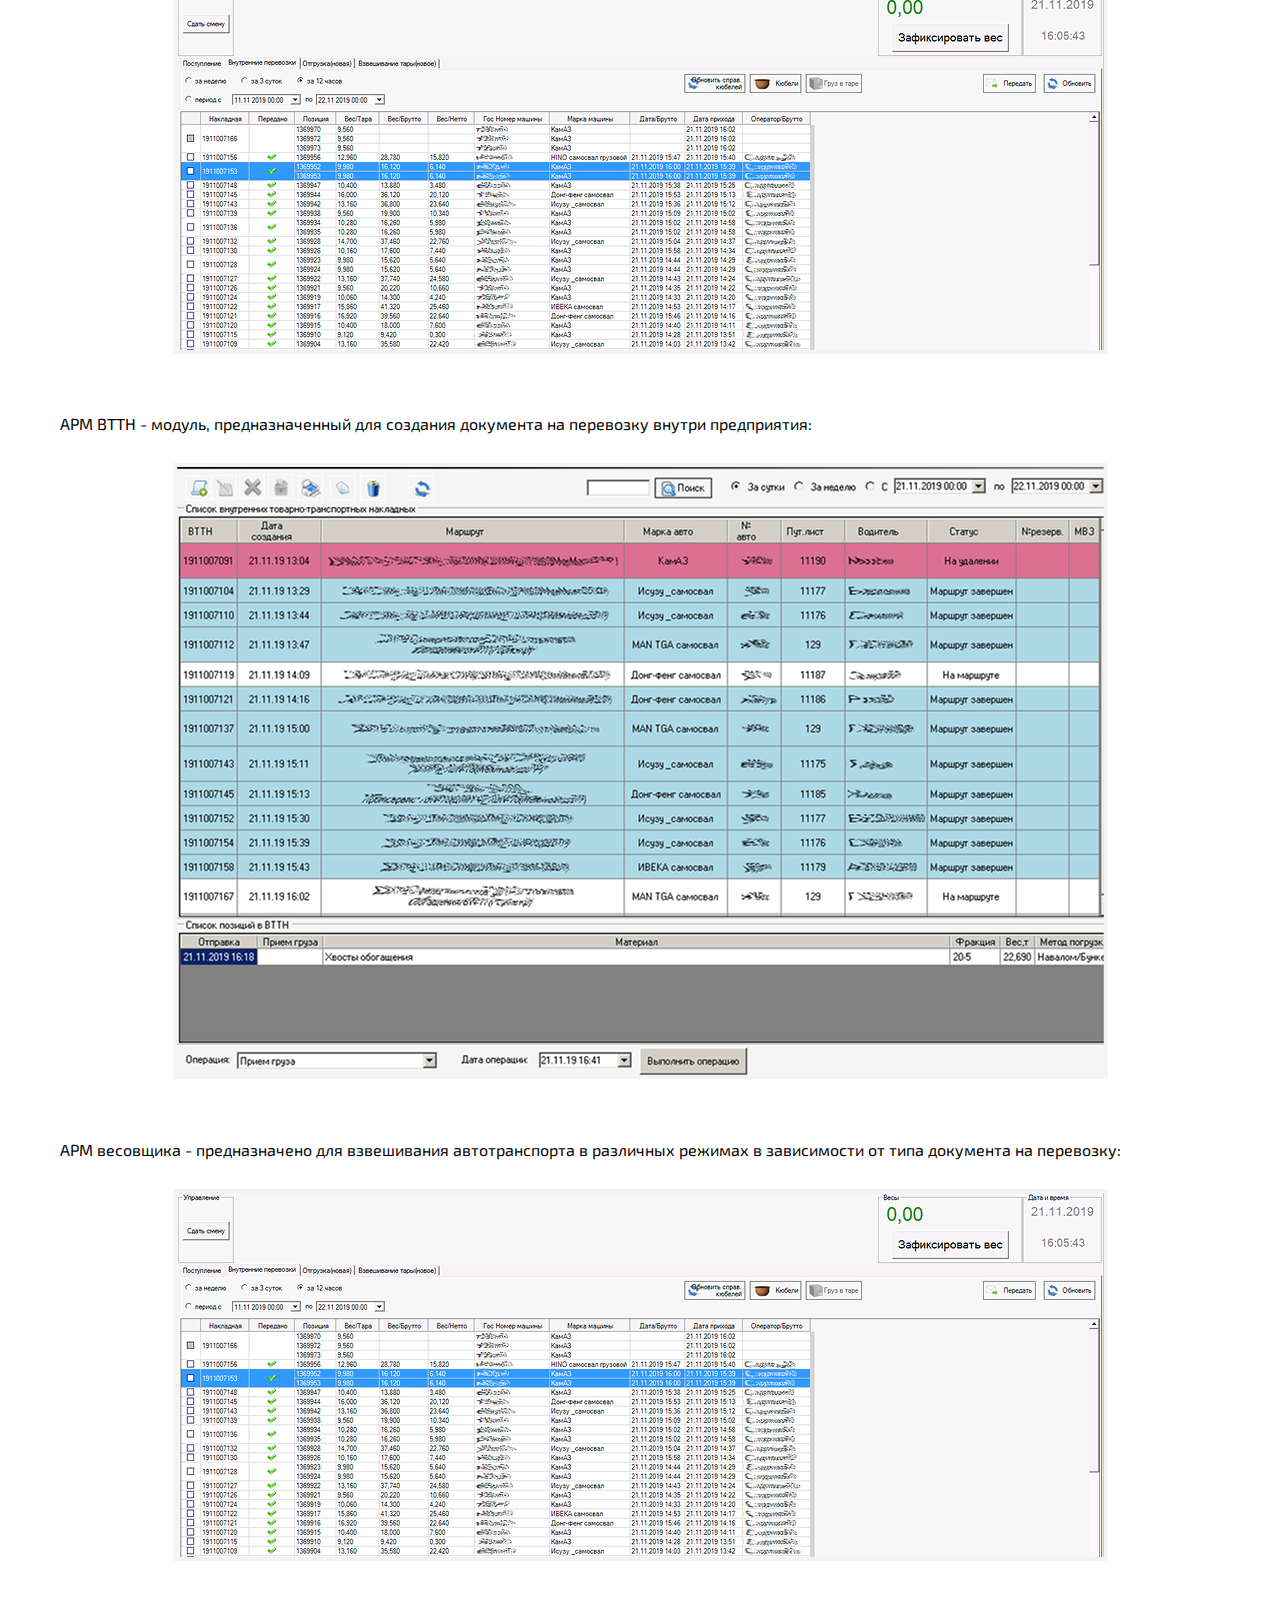
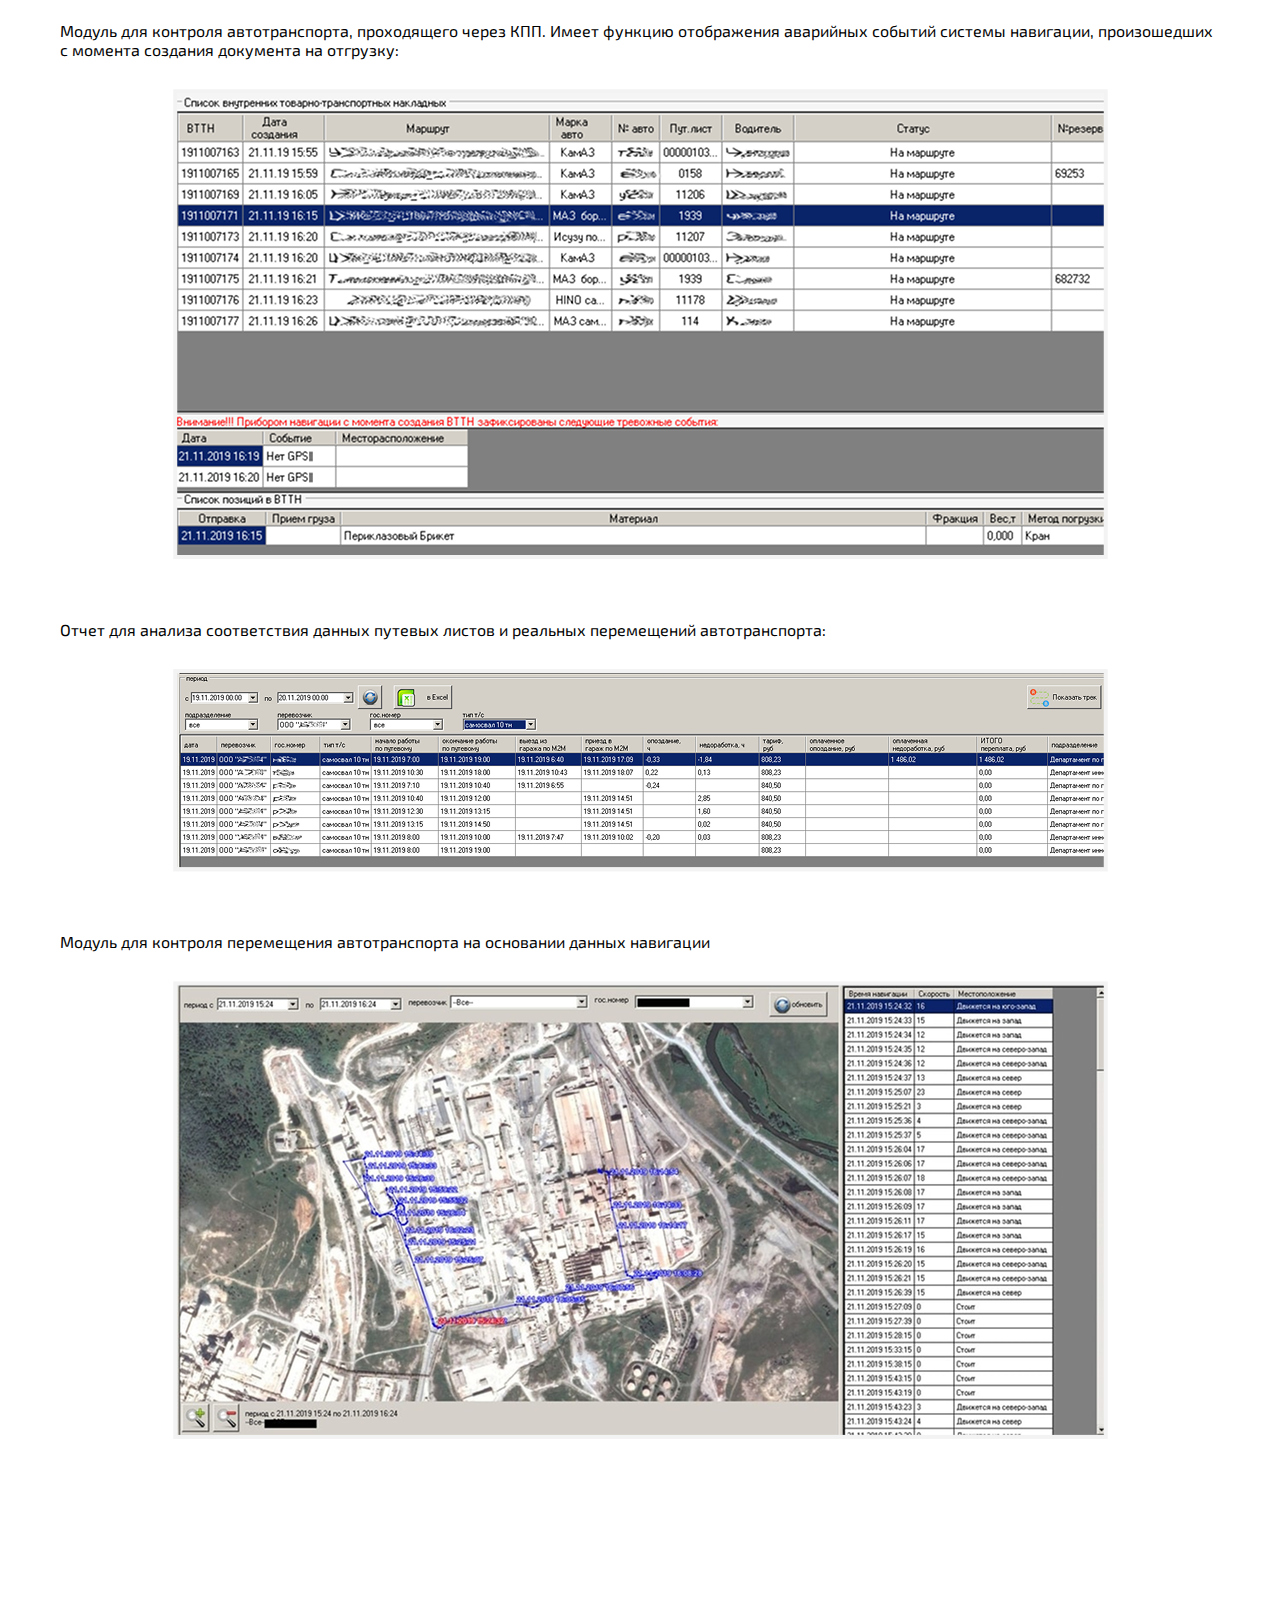
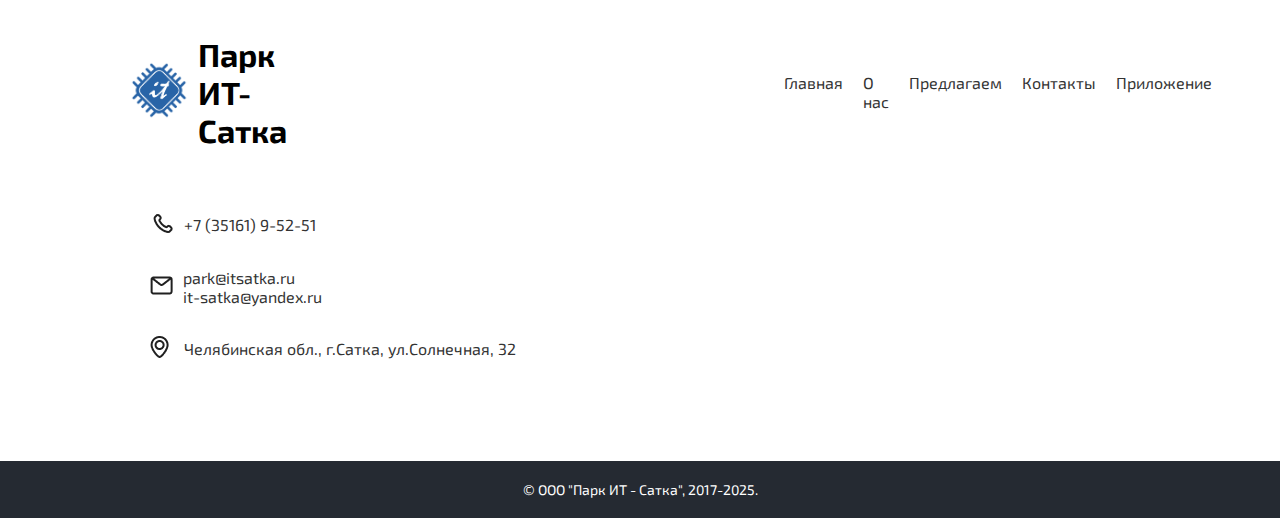
<file: ИТ-ПАРК/2about.html>
<!DOCTYPE html>
<html lang="en">
<head>
    <meta charset="UTF-8">
    <meta name="viewport" content="width=device-width, initial-scale=1.0">
    <title>Парк ИТ-Сатка</title>
    <link rel="stylesheet" href="style.css">
    <link href="https://fonts.googleapis.com/css2?family=Exo+2:wght@400;700&display=swap" rel="stylesheet">
</head>
<style>
    .container-1-1 {
    max-width: 1440px;
    margin: 0 auto;
    background-image: url('img/Group\ 1000004188.png');
    background-position: center;
    background-size: cover;
    background-blend-mode: overlay;
    width: 100%;
    height: 100vh;
}
    .container-2-1 {
    background-color: white;
    font-size: 40px;
}
.flex-container {
    display: flex;
    align-items: center; /* Вертикальное выравнивание по центру */
    justify-content: center; /* Горизонтальное выравнивание по центру */
}
.vos {
    margin-top: 60px; /* Отступ сверху */
    margin-left: auto; /* Центрирование */
    margin-right: auto; /* Центрирование */
    margin-bottom: 60px;
    max-width: 1160px; /* Максимальная ширина для центрирования */
}
.vos ul {
    list-style-type: disc; /* Тип маркера (диск) */
    padding-left: 20px;    /* Отступ слева для списка */
}
.vos li {
    margin-bottom: 10px;   /* Отступ между пунктами */
}
.container-3-1 {
    background-color: white;
    font-size: 40px;
}
.tx {
    margin-top: 0px; /* Отступ сверху */
    margin-left: auto; /* Центрирование */
    margin-right: auto; /* Центрирование */
    max-width: 1160px; /* Максимальная ширина для центрирования */
}
.scrin {
    display: flex;          
    justify-content: center;  
    margin-top: 30px;     
    margin-bottom: 60px;     
}
</style>
<body>
    <div class="container-1-1">
        <header class="header">
            <div class="logo-container">
                <div class="logo"><img src="img/5dce73faa8c4104bb6e90f80_LOGO_11120copy2-p-500.png" alt=""></div>
                <h1>Парк ИТ-Сатка</h1>
            </div>
            <nav class="navigation">
                <ul>
                    <li><a href="index.html">Главная</a></li>
                    <li><a href="#container-2">О нас</a></li>
                    <li><a href="#container-3">Предлагаем</a></li>
                    <li><a href="#contact-info">Контакты</a></li>
                    <li><a href="4about.html">Приложение</a></li>
                </ul>
            </nav>
        </header>
    <main>
        <div class="title">
            <h2>Система контроля работы автотранспорта и учета перевозимых грузов</h2>
        </div>
        <div class="container-2-1">
            <div class="flex-container">
                <div class="metka"><img src="img/push-pin_8224664 6.png" alt=""></div>
                <h3>Система позволяет:</h3>
            </div>
        </div>
        <div class="vos">
            <ul>
                <li>Вести учет перевозимых материалов (насыпных и в таре) с использованием автомобильных и ж/д весов</li>
                <li>Формировать различные первичные документы (путевые листы, ТТН и т.п.)</li>
                <li>Осуществлять контроль за работой и перемещениями автотранспорта с помощью средств спутниковой навигации</li>
                <li>Подключать различное оборудование (весы, сканеры штрих-кодов, транспондеры и т.п.)</li>
                <li>Обмениваться данными с различными системами (SAP, 1C и т.д.)</li>
                <li>Формировать отчеты по перевозкам в различных ракурсах.</li>
            </ul>
        </div>
        <div class="container-3-1">
            <div class="flex-container">
                <div class="metka"><img src="img/push-pin_8224664 6.png" alt=""></div>
                <h3>Скриншоты программы</h3>
            </div>
        </div>
        <div class="tx">
                АРМ весовщика - предназначено для взвешивания автотранспорта в различных режимах в зависимости от типа документа на перевозку:
        </div>
        <div class="scrin">
            <img src="img/5dd7e8b481d3e94541ec220f_D0B2D0B5D181D0BED0B2D0B0D18F_ 1.png" alt="">
        </div>
        <div class="tx">
            АРМ ВТТН - модуль, предназначенный для создания документа на перевозку внутри предприятия:
    </div>
    <div class="scrin">
        <img src="img/2scrin.png" alt="">
    </div> 
       <div class="tx">
                АРМ весовщика - предназначено для взвешивания автотранспорта в различных режимах в зависимости от типа документа на перевозку:
        </div>
        <div class="scrin">
            <img src="img/5dd7e8b481d3e94541ec220f_D0B2D0B5D181D0BED0B2D0B0D18F_ 1.png" alt="">
        </div>
        <div class="tx">
            Модуль для контроля автотранспорта, проходящего через КПП. Имеет функцию отображения аварийных событий системы навигации, произошедших с момента создания документа на отгрузку:
    </div>
    <div class="scrin">
        <img src="img/3scrin.png" alt="">
    </div>
     <div class="tx">
        Отчет для анализа соответствия данных путевых листов и реальных перемещений автотранспорта:
    </div>
    <div class="scrin">
        <img src="img/4scrin.png" alt="">
    </div>
     <div class="tx">
        Модуль для контроля перемещения автотранспорта на основании данных навигации
    <div class="scrin">
        <img src="img/5scrin.png" alt="">
    </div>
    </main>
    <footer>
        <div class="logo-container2">
            <div class="logo2"><img src="img/5dce73faa8c4104bb6e90f80_LOGO_11120copy2-p-500.png" alt=""></div>
            <h1>Парк ИТ-Сатка</h1>
            <nav class="navigation2">
                <ul>
                    <li><a href="index.html">Главная</a></li>
                    <li><a href="#container-2">О нас</a></li>
                    <li><a href="#container-3">Предлагаем</a></li>
                    <li><a href="#contact-info">Контакты</a></li>
                    <li><a href="4about.html">Приложение</a></li>
                </ul>
            </nav>
        </div>
        <div id="contact-info"  class="contact-info">
            <div class="phone">
                <img src="img/phone.png" alt="">
            </div>
            <div class="number">
                +7 (35161) 9-52-51
            </div>
        </div>
        <div class="contact-info">
            <div class="email">
                <img src="img/Icon.png" alt="">
            </div>
            <div class="E-mail">
                park@itsatka.ru
                <br>
                it-satka@yandex.ru
            </div>
        </div>
        <div class="contact-info">
           <div class="position">
            <img src="img/123123.png" alt="">
           </div>
        <div class="adress">
            Челябинская обл., г.Сатка, ул.Солнечная, 32
        </div>
    </div>
    <div class="end">
        <div class="endtext">
            © ООО "Парк ИТ - Сатка", 2017-2025.
        </div>
    
    </div>
    </footer>
</body>
</html>
</file>
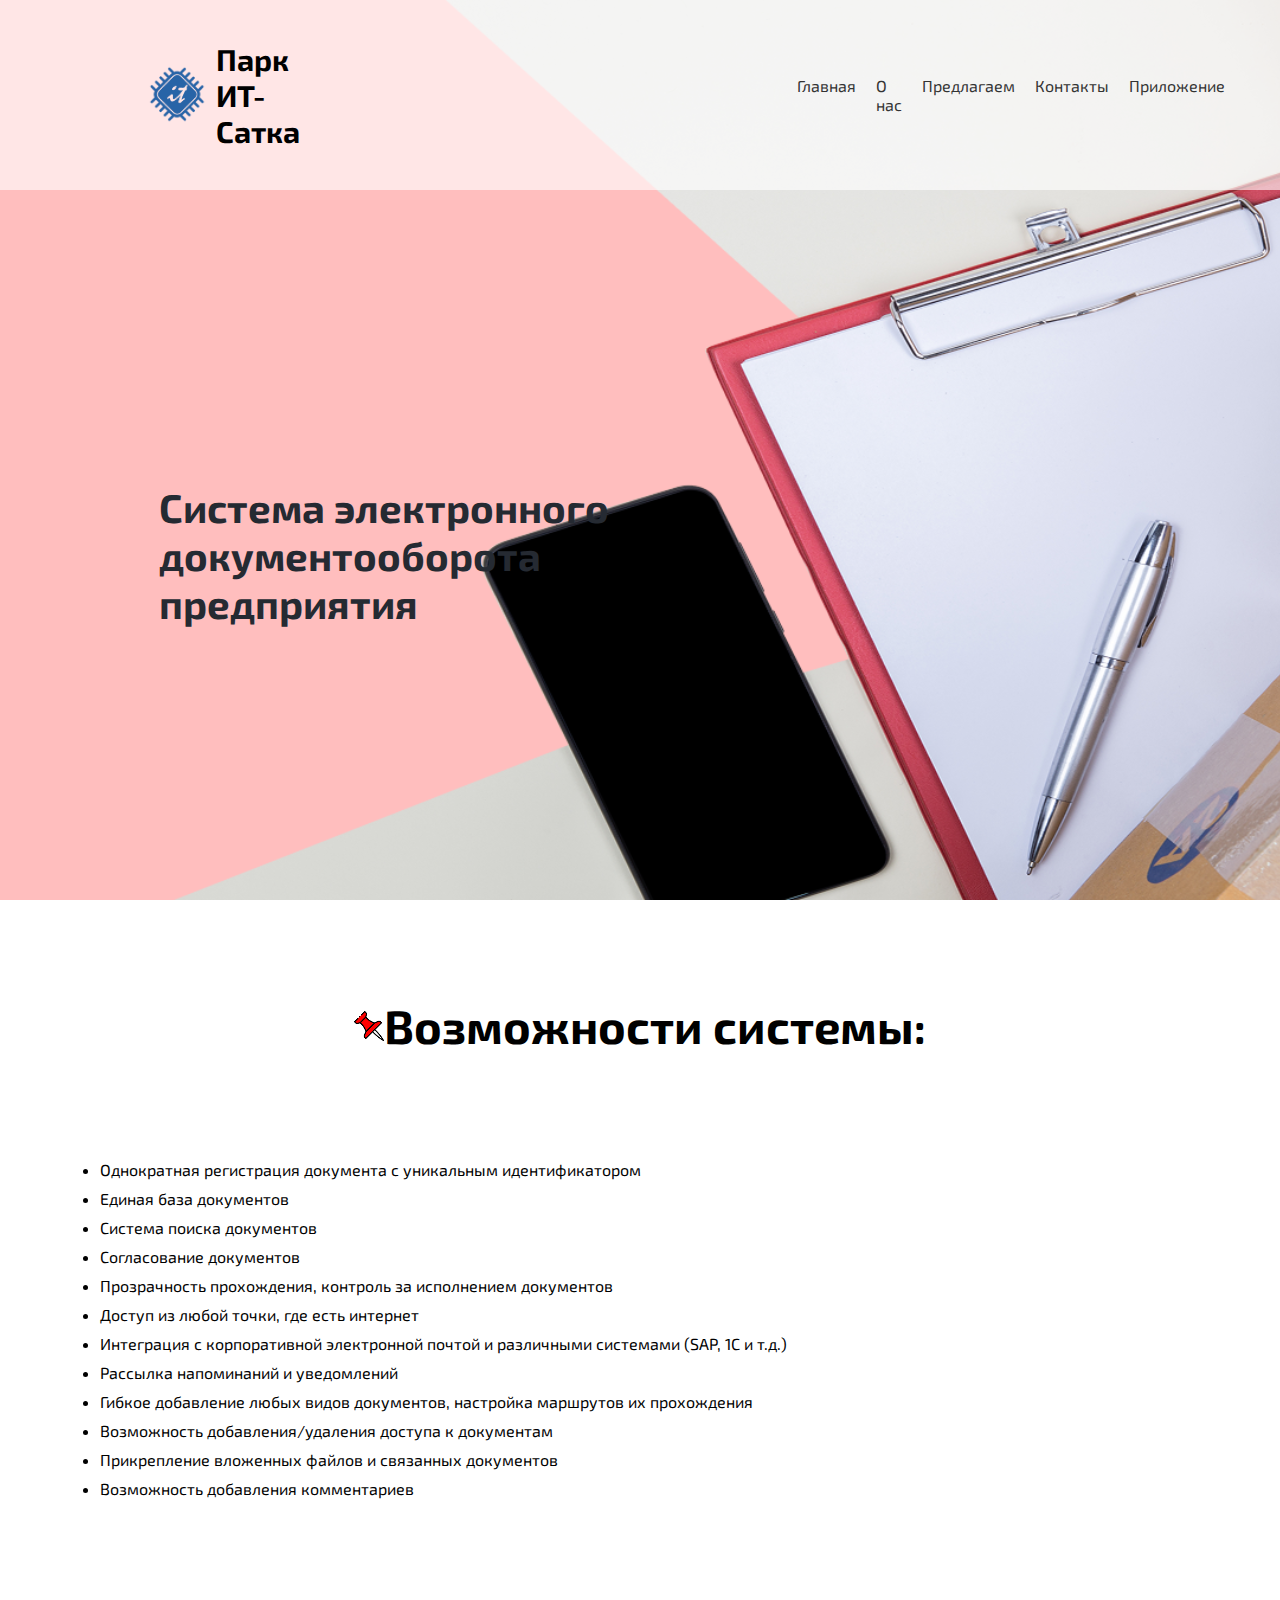
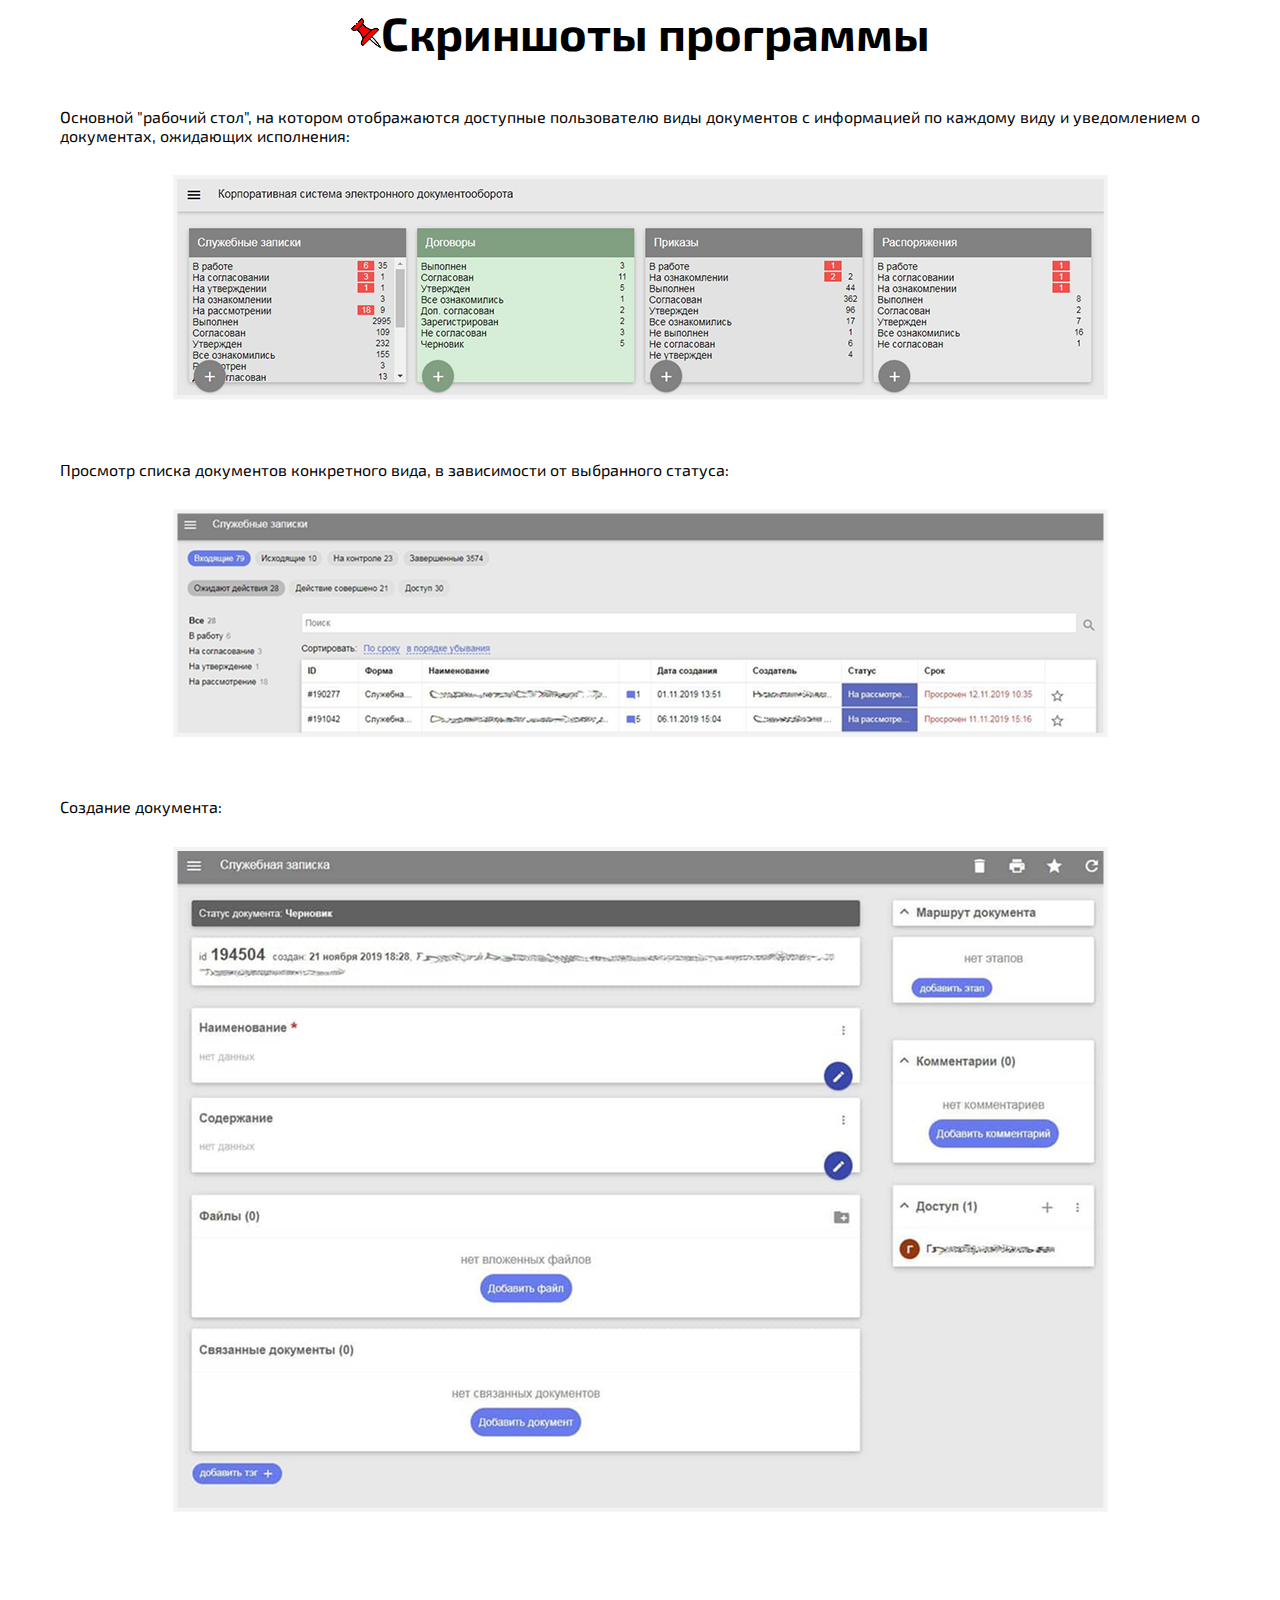
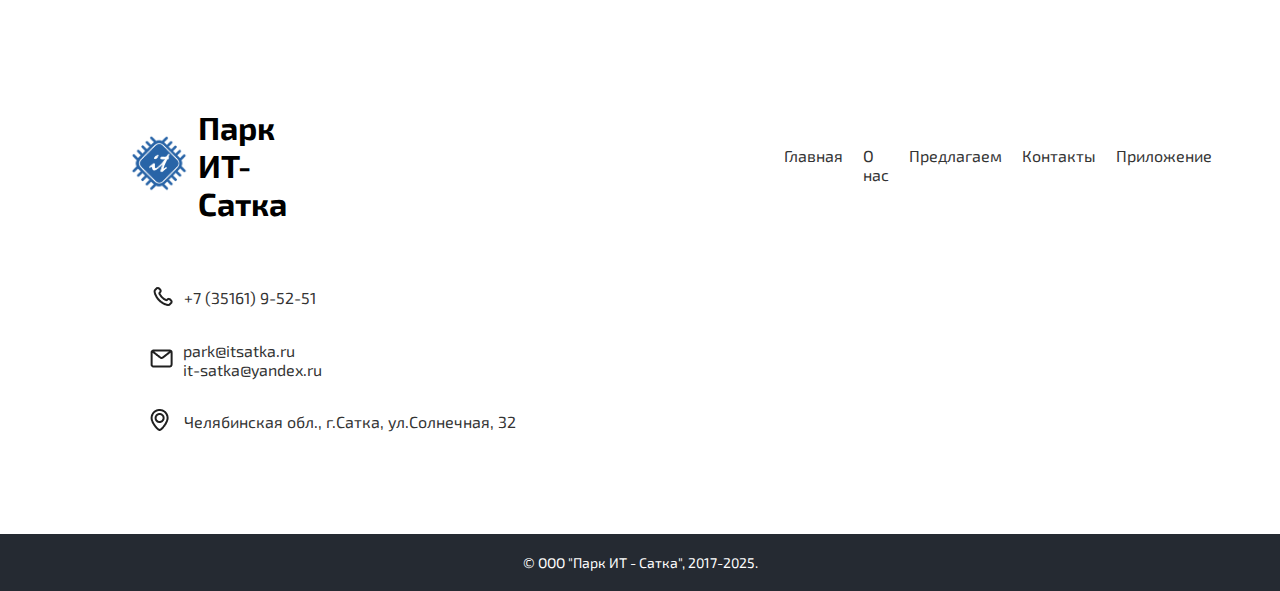
<file: ИТ-ПАРК/3.about.html>
<!DOCTYPE html>
<html lang="en">
<head>
    <meta charset="UTF-8">
    <meta name="viewport" content="width=device-width, initial-scale=1.0">
    <title>Парк ИТ-Сатка</title>
    <link rel="stylesheet" href="style.css">
    <link href="https://fonts.googleapis.com/css2?family=Exo+2:wght@400;700&display=swap" rel="stylesheet">
</head>
<style>
    .container-1-1 {
    max-width: 1440px;
    margin: 0 auto;
    background-image: url('img/Group\ 1000004189.png');
    background-position: center;
    background-size: cover;
    background-blend-mode: overlay;
    width: 100%;
    height: 100vh;
}
    .container-2-1 {
    background-color: white;
    font-size: 40px;
}
.flex-container {
    display: flex;
    align-items: center; /* Вертикальное выравнивание по центру */
    justify-content: center; /* Горизонтальное выравнивание по центру */
}
.vos {
    margin-top: 60px; /* Отступ сверху */
    margin-left: auto; /* Центрирование */
    margin-right: auto; /* Центрирование */
    margin-bottom: 60px;
    max-width: 1160px; /* Максимальная ширина для центрирования */
}
.vos ul {
    list-style-type: disc; /* Тип маркера (диск) */
    padding-left: 20px;    /* Отступ слева для списка */
}
.vos li {
    margin-bottom: 10px;   /* Отступ между пунктами */
}
.container-3-1 {
    background-color: white;
    font-size: 40px;
}
.tx {
    margin-top: 0px; /* Отступ сверху */
    margin-left: auto; /* Центрирование */
    margin-right: auto; /* Центрирование */
    max-width: 1160px; /* Максимальная ширина для центрирования */
}
.scrin {
    display: flex;          
    justify-content: center;  
    margin-top: 30px;     
    margin-bottom: 60px;     
}
</style>
<body>
    <div class="container-1-1">
        <header class="header">
            <div class="logo-container">
                <div class="logo"><img src="img/5dce73faa8c4104bb6e90f80_LOGO_11120copy2-p-500.png" alt=""></div>
                <h1>Парк ИТ-Сатка</h1>
            </div>
            <nav class="navigation">
                <ul>
                    <li><a href="index.html">Главная</a></li>
                    <li><a href="#container-2">О нас</a></li>
                    <li><a href="#container-3">Предлагаем</a></li>
                    <li><a href="#contact-info">Контакты</a></li>
                    <li><a href="4about.html">Приложение</a></li>
                </ul>
            </nav>
        </header>
    <main>
        <div class="title">
            <h2>Система электронного документооборота предприятия</h2>
        </div>
        <div class="container-2-1">
            <div class="flex-container">
                <div class="metka"><img src="img/push-pin 4.png" alt=""></div>
                <h3>Возможности системы:</h3>
            </div>
        </div>
        <div class="vos">
            <ul>
                <ul>
                    <li>Однократная регистрация документа с уникальным идентификатором</li>
                    <li>Единая база документов</li>
                    <li>Система поиска документов</li>
                    <li>Согласование документов</li>
                    <li>Прозрачность прохождения, контроль за исполнением документов</li>
                    <li>Доступ из любой точки, где есть интернет</li>
                    <li>Интеграция с корпоративной электронной почтой и различными системами (SAP, 1C и т.д.)</li>
                    <li>Рассылка напоминаний и уведомлений</li>
                    <li>Гибкое добавление любых видов документов, настройка маршрутов их прохождения</li>
                    <li>Возможность добавления/удаления доступа к документам</li>
                    <li>Прикрепление вложенных файлов и связанных документов</li>
                    <li>Возможность добавления комментариев</li>
                </ul>
            </ul>
        </div>
        <div class="container-3-1">
            <div class="flex-container">
                <div class="metka"><img src="img/push-pin 4.png" alt=""></div>
                <h3>Скриншоты программы</h3>
            </div>
        </div>
        <div class="tx">
            Основной "рабочий стол", на котором отображаются доступные пользователю виды документов с информацией по каждому виду и уведомлением о документах, ожидающих исполнения:
        </div>
        <div class="scrin">
            <img src="img/1-2scrin.png" alt="">
        </div>
        <div class="tx">
            Просмотр списка документов конкретного вида, в зависимости от выбранного статуса:
    </div>
    <div class="scrin">
        <img src="img/1-3scrin.png" alt="">
    </div> 
       <div class="tx">
        Создание документа:
        <div class="scrin">
            <img src="img/1-4scrin.png" alt="">
        </div>
    </main>
    <footer>
        <div class="logo-container2">
            <div class="logo2"><img src="img/5dce73faa8c4104bb6e90f80_LOGO_11120copy2-p-500.png" alt=""></div>
            <h1>Парк ИТ-Сатка</h1>
            <nav class="navigation2">
                <ul>
                    <li><a href="index.html">Главная</a></li>
                    <li><a href="#container-2">О нас</a></li>
                    <li><a href="#container-3">Предлагаем</a></li>
                    <li><a href="#contact-info">Контакты</a></li>
                    <li><a href="4about.html">Приложение</a></li>
                </ul>
            </nav>
        </div>
        <div id="contact-info"  class="contact-info">
            <div class="phone">
                <img src="img/phone.png" alt="">
            </div>
            <div class="number">
                +7 (35161) 9-52-51
            </div>
        </div>
        <div class="contact-info">
            <div class="email">
                <img src="img/Icon.png" alt="">
            </div>
            <div class="E-mail">
                park@itsatka.ru
                <br>
                it-satka@yandex.ru
            </div>
        </div>
        <div class="contact-info">
           <div class="position">
            <img src="img/123123.png" alt="">
           </div>
        <div class="adress">
            Челябинская обл., г.Сатка, ул.Солнечная, 32
        </div>
    </div>
    <div class="end">
        <div class="endtext">
            © ООО "Парк ИТ - Сатка", 2017-2025.
        </div>
    
    </div>
    </footer>
</body>
</html>
</file>
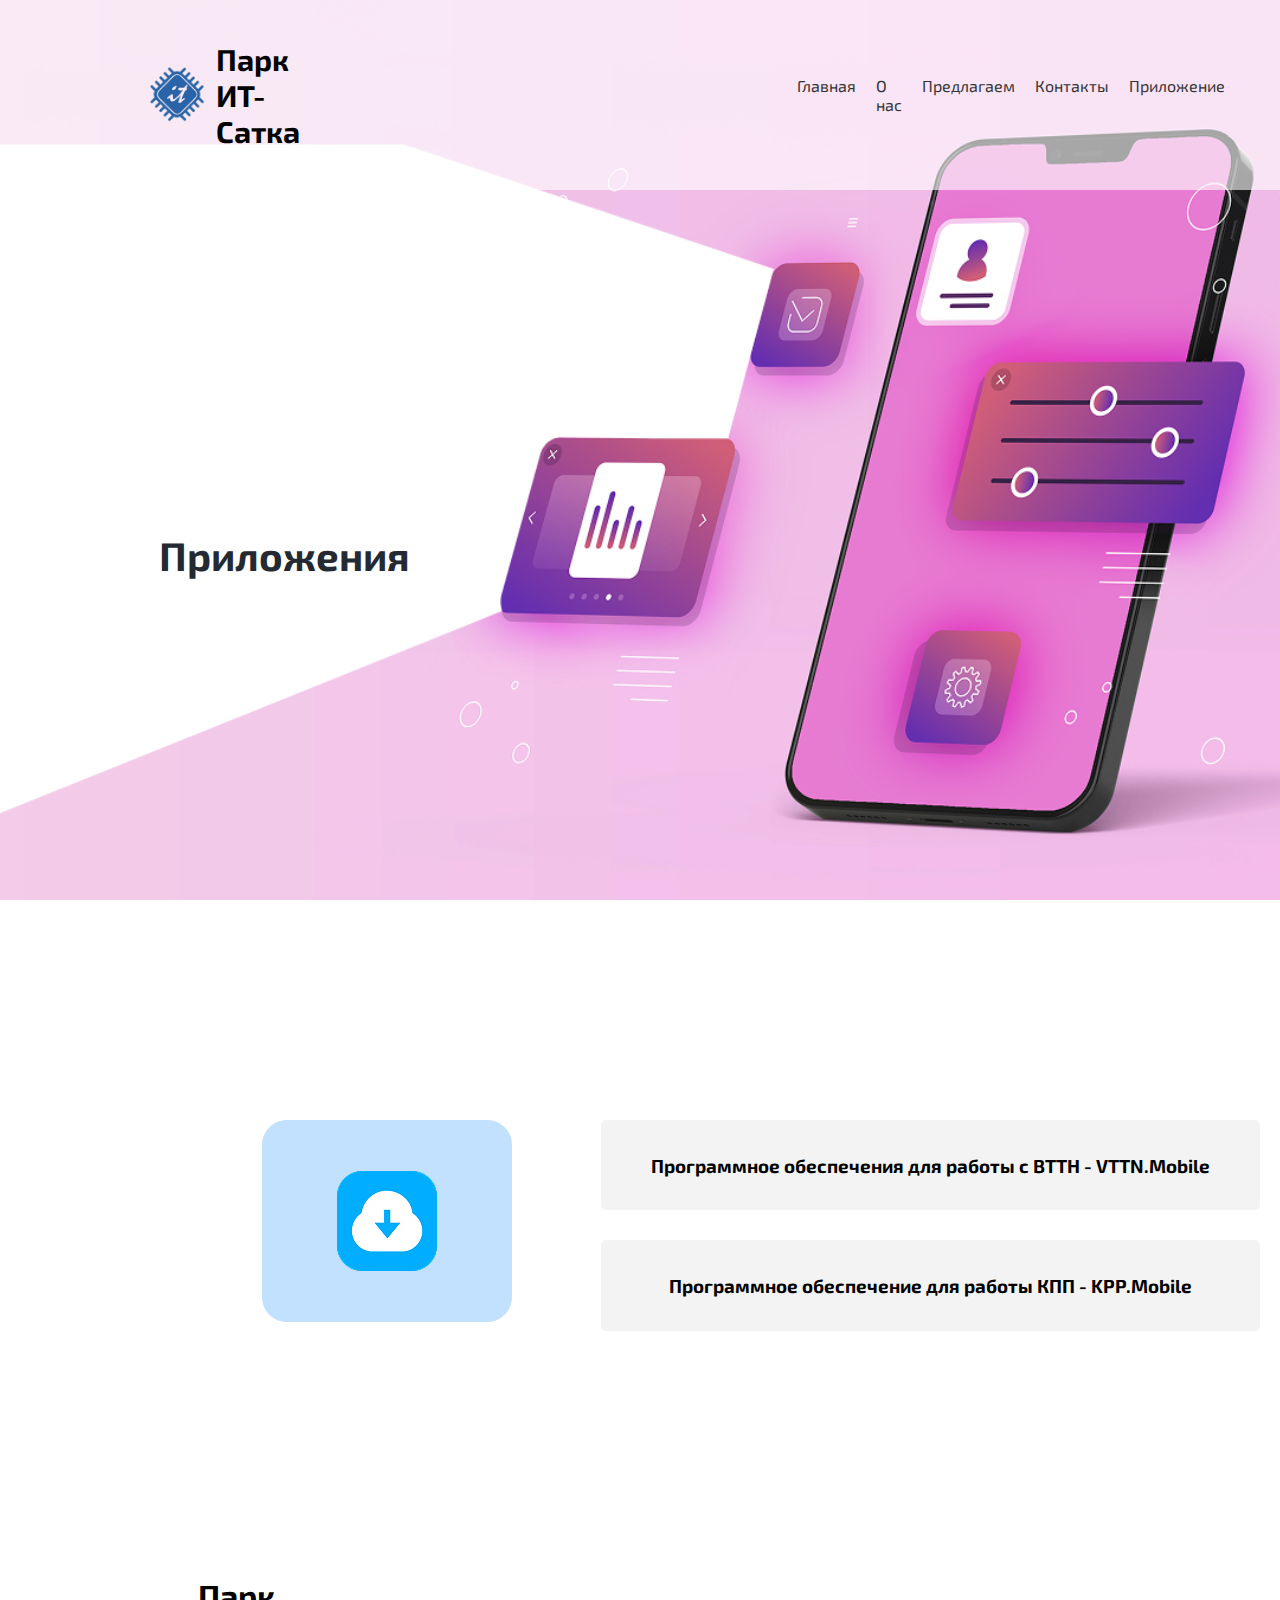
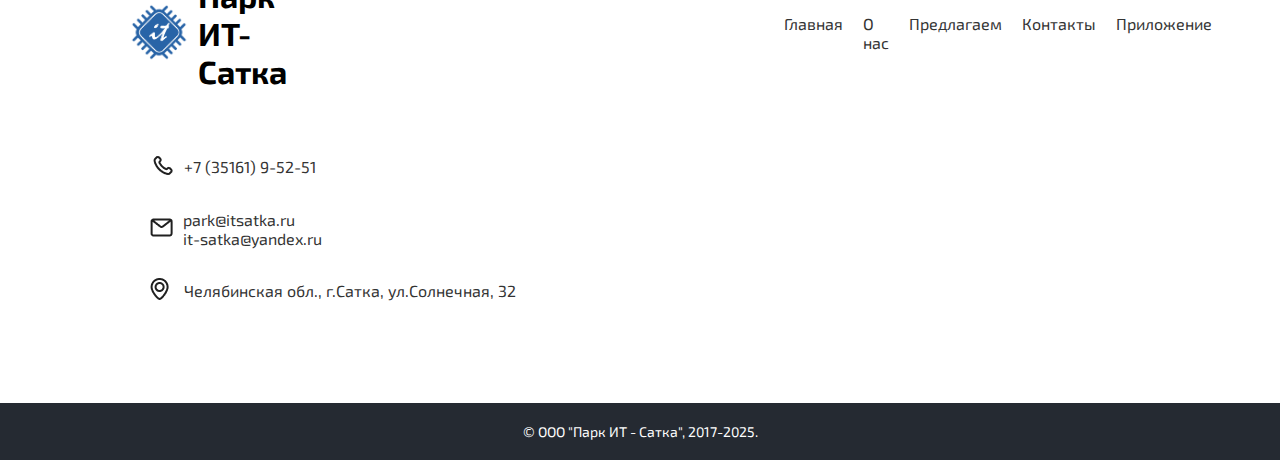
<file: ИТ-ПАРК/4about.html>
<!DOCTYPE html>
<html lang="en">
<head>
    <meta charset="UTF-8">
    <meta name="viewport" content="width=device-width, initial-scale=1.0">
    <title>Парк ИТ-Сатка</title>
    <link rel="stylesheet" href="style.css">
    <link href="https://fonts.googleapis.com/css2?family=Exo+2:wght@400;700&display=swap" rel="stylesheet">
</head>
<style>
    .container-1-1 {
    max-width: 1440px;
    margin: 0 auto;
    background-image: url('img/Group\ 1000004190.png');
    background-position: center;
    background-size: cover;
    background-blend-mode: overlay;
    width: 100%;
    height: 100vh;
}
    .container-2-1 {
    display: flex; /* Используем Flexbox для размещения элементов в строку */
    align-items: flex-start; /* Выравнивание по верхнему краю */
    padding: 20px; /* Отступы вокруг контейнера */
    margin-top: 150px;
}
    .image-container {
    flex: 1; /* Занимает 1 часть пространства */
    margin-left: 242px;
}
    .text-container {
    flex: 2; /* Занимает 2 части пространства */
    display: flex; /* Используем Flexbox для размещения текстовых блоков */
    flex-direction: column; /* Вертикальное расположение текстовых блоков */
    justify-content: center; /* Центрирование текстов по вертикали */
    margin-left: 10px; /* Отступ слева от изображения */
}
    .text-block {
    margin-bottom: 30px; /* Отступ между текстовыми блоками */
    padding: 15px 20px; /* Отступ внутри блока */
    background: #F3F3F3;
    border-radius: 5px; /* Скругление углов */
    text-align: center;
}    

</style>
<body>
    <div class="container-1-1">
        <header class="header">
            <div class="logo-container">
                <div class="logo"><img src="img/5dce73faa8c4104bb6e90f80_LOGO_11120copy2-p-500.png" alt=""></div>
                <h1>Парк ИТ-Сатка</h1>
            </div>
            <nav class="navigation">
                <ul>
                    <li><a href="index.html">Главная</a></li>
                    <li><a href="#container-2">О нас</a></li>
                    <li><a href="#container-3">Предлагаем</a></li>
                    <li><a href="#contact-info">Контакты</a></li>
                    <li><a href="4about.html">Приложение</a></li>
                </ul>
            </nav>
        </header>
    <main>
        <main>
            <div class="title">
                <h2>Приложения
                </h2>
            </div>
            <div class="container-2-1">
                <div class="image-container">
                    <img src="img/Group 1000004191.png" alt="">
                </div>
                <div class="text-container">
                    <div class="text-block">
                        <h3>Программное обеспечения для работы с ВТТН - VTTN.Mobile</h3>
                    </div>
                    <div class="text-block">
                        <h3>Программное обеспечение для работы КПП - KPP.Mobile</h3>
                    </div>
                </div>
            </div>
    </main>
    <footer>
        <div class="logo-container2">
            <div class="logo2"><img src="img/5dce73faa8c4104bb6e90f80_LOGO_11120copy2-p-500.png" alt=""></div>
            <h1>Парк ИТ-Сатка</h1>
            <nav class="navigation2">
                <ul>
                    <li><a href="index.html">Главная</a></li>
                    <li><a href="#container-2">О нас</a></li>
                    <li><a href="#container-3">Предлагаем</a></li>
                    <li><a href="#contact-info">Контакты</a></li>
                    <li><a href="4about.html">Приложение</a></li>
                </ul>
            </nav>
        </div>
        <div id="contact-info"  class="contact-info">
            <div class="phone">
                <img src="img/phone.png" alt="">
            </div>
            <div class="number">
                +7 (35161) 9-52-51
            </div>
        </div>
        <div class="contact-info">
            <div class="email">
                <img src="img/Icon.png" alt="">
            </div>
            <div class="E-mail">
                park@itsatka.ru
                <br>
                it-satka@yandex.ru
            </div>
        </div>
        <div class="contact-info">
           <div class="position">
            <img src="img/123123.png" alt="">
           </div>
        <div class="adress">
            Челябинская обл., г.Сатка, ул.Солнечная, 32
        </div>
    </div>
    <div class="end">
        <div class="endtext">
            © ООО "Парк ИТ - Сатка", 2017-2025.
        </div>
    
    </div>
    </footer>
</body>
</html>
</file>
<file: ИТ-ПАРК/style.css>
body {
    font-family: 'Exo 2', sans-serif;
    margin: 0;
    padding: 0;
}
.container-1 {
    max-width: 1440px;
    margin: 0 auto;
    background-image: url('img/баннер.jpg');
    background-position: center;
    background-size: cover;
    background-blend-mode: overlay;
    width: 100%;
    height: 100vh;
}
.logo-container {
    display: flex;
    align-items: center;
    margin-left: 148px;
}
.logo img {
    width: 58px;
    height: 58px;
    margin-right: 10px;
}
.header {
    display: flex;
    justify-content: space-between;
    align-items: center;
    background-color: rgba(255, 255, 255, 0.616);
    padding: 41px 70px 41px 0px;
}
.header h1 {
    margin: 0;
    font-size: 30px;
}
.navigation ul {
    list-style-type: none;
    margin: 0;
    margin-left: 437px;
    display: flex;
}
.navigation li {
    margin-left: 20px;
}
.navigation a {
    text-decoration: none;
    color: #333;
}
.navigation a:hover {
    text-decoration: underline;
}
.title {
    display: flex;
    flex-direction: column;
    justify-content: center;
    height: 760px;
    color: white;
    text-align: left;
    padding-left: 159px;
}
.title h2 {
    color: #252A32;
    font-size: 40px;
    max-width: 600px;
    margin: 0 0 30px;
}
.title p {
    color: #252A32;
    font-size: 18px;
    padding-bottom: 55px;
}
.button {
    display: inline-block;
    padding: 18px 46px;
    margin-top: 20px;
    background-color: #252A32;
    color: white;
    text-decoration: none;
    font-size: 18px;
    max-width: 120px;
    text-align: center;
}
.container-2 {
    background-color: white;
    padding: 140px 159px;
    font-size: 40px;
}
.content {
    display: flex;
    justify-content: space-between;
    align-items: flex-start;
}
.text-content {
    max-width: 500px;
    margin-top: 35px;
}
.image-row {
    display: flex;
    flex-direction: column;
    justify-content: center;
    margin-left: 25px;
}
.image-group {
    display: flex;
    margin-bottom: 28px;
}
.image-group img {
    max-width: 100%;
    height: auto;
    margin-right: 28px;
}
.image-group img:last-child {
    margin-right: 0;
}
.container-2 h3 {
    margin-bottom: 20px;
}
.container-2 p {
    font-size: 18px;
}
.container-3 {
    background: #F3F3F3;
    margin-top: 40px;
    padding: 40px;
    padding-bottom: 70px;
}
.container-3 h4 {
    color: #252A32;
    text-align: center;
    font-size: 40px;
    margin: 0 0 30px;
}
.services {
    display: flex;
    justify-content: space-around;
    flex-wrap: wrap;
}
.service-block1,
.service-block2,
.service-block3 {
    background-color: rgba(255, 255, 255, 0.9);
    border-radius: 35px;
    padding: 20px;
    display: flex;
    align-items: center;
    justify-content: center;
    width: 250px;
    height: 68px;
    margin: 15px;
}
.service-icon {
    max-width: 60px;
    height: auto;
    margin-right: 15px;
}
.service-block h5 {
    margin: 0;
    text-align: center;
    font-size: 18px;
    color: #252A32;
    padding-top: 10px;
}
.container-4 {
    background-color: #ffffff;
    margin-top: 40px;
    padding: 40px;
    border-radius: 15px;
}
.container-4 h4 {
    color: #252A32;
    text-align: center;
    font-size: 40px;
    margin: 0 0 30px;
}
.development-content {
    display: flex;
    gap: 40px;
}
.development-block {
    background-color: white;
    border-radius: 10px;
    width: 640px;
    height: auto;
    box-shadow: 0 4px 30px rgba(0, 0, 0, 0.1), 0 12px 40px rgba(0, 0, 0, 0.05);
    padding: 0;
    display: flex;
    justify-content: space-between;
    align-items: flex-start;
}
.development-header {
    display: flex;
    justify-content: space-between;
    align-items: flex-start;
    margin: 0;
}
.header-content {
    display: flex;
    flex-direction: column;
    align-items: flex-start;
}
.development-block h6 {
    font-size: 24px;
    color: #252A32;
    margin: 76px 52px 10px;
    max-width: 100%;
    width: 100%;
    word-wrap: break-word;
}
.button2 {
    display: inline-flex;
    justify-content: center;
    padding: 10px 20px;
    background-color: #252A32;
    color: white;
    text-decoration: none;
    font-size: 18px;
    max-width: 150px;
}
.development-image {
    max-width: 100%;
    height: auto;
    margin-left: auto;
}
.button2 img {
    margin-left: 10px;
    width: 20px;
    height: auto;
}
.development-block a {
    display: block;
    text-align: center;
    margin: 60px 52px;
    max-width: 150px;
}
.container-5 {
    display: flex;
    flex-direction: column;
    align-items: center;
    padding: 40px;
    background-color: #D9D9D9;
}
.container-5 h4 {
    color: #252A32;
    text-align: center;
    font-size: 40px;
    margin: 0 0 30px;
}
.blocks-container {
    display: flex;
    justify-content: space-between;
    width: 100%;
}
.block {
    background-color: white;
    border-radius: 25px;
    width: 385px; 
    height: 468px;
    padding: 20px;
    box-shadow: 0 2px 10px rgba(0, 0, 0, 0.1);
    text-align: left;
    margin: 0 10px;
}
.blocks-container p {
    text-align: start;
    font-size: 11px;
    margin-left: 37px;
    margin-top: 10px;
}
.blocks-container h6 {
    text-align: start;
    font-size: 17px;
    margin-left: 37px;
    margin-top: 20px;
}
.description {
    text-align: left;
    font-size: 13px;
    padding-left: 4px;
    margin-top: 10px;
}
.strelki {
    display: flex;
    justify-content: center;
    align-items: center;
    margin-top: 20px;
}
.arrow {
    margin: 0 10px;
    cursor: pointer;
}
.arrow img {
    width: 30px;
    height: 30px;
}
.newimg {
    width: 305px;
    height: 250px;
    margin-left: 40px;
}
.reviews-container h4 {
    color: #252A32;
    text-align: center;
    font-size: 40px;
    margin-top: 140px;
}
.review {
    display: flex;
    align-items: flex-start;
    background-color: #ffffff;
    border-radius: 10px;
    padding: 15px;
}
.reviews-container {
    display: flex;
    flex-direction: column;
    gap: 20px;
}
.review-group {
    display: flex;
    justify-content: space-between;
    gap: 20px;
}
.circle-img {
    margin-right: 15px;
}
.review-text {
    font-size: 16px;
    max-width: 500px;
}
.review-group {
    margin-left: 143px;
    margin-right: 160px;
}
.review-text p {
    margin-top: 5px;
}
.review-text h5 {
    font-size: 20px;
    margin-top: 10px;
    margin-bottom: 3px;
}
.container-6 {
    max-width: 1440px;
    margin: 0 auto;
    background-image: url('img/s\ nami.png');
    background-position: center;
    background-size: cover;
    background-blend-mode: overlay;
    width: 100%;
    height: 100vh;
    padding-bottom: 140px;
    margin-top: 140px;
}
.container-6 h4 {
    color: #ffffff;
    text-align: center;
    font-size: 40px;
    padding-top: 92px;
}
.parent-container {
    display: flex;
    flex-direction: column;
    align-items: center;
    color: white;
    font-size: 18px;
    margin-top: 20px;
    text-align: center;
}
.text {
    margin-top: 60px;
    max-width: 620px;
}
.forma {
    width: 350px;
    float: right;
    margin-right: 180px;
    margin-top: 150px;
    background-color: rgba(255, 255, 255, 0);
    border-radius: 10px;
}
.form-group {
    margin-bottom: 20px;
}
input {
    width: 330px;
    padding: 10px;
    border: none;
    border-bottom: 2px solid white;
    background-color: transparent;
    color: white;
    font-size: 16px;
}
input:focus {
    outline: none;
    border-bottom: 2px solid #ffffff;
}
input::placeholder {
    color: rgba(255, 255, 255, 0.7);
}
.submit-button {
    background-color: #252a32;
    color: white;
    padding: 10px 20px;
    border: none;
    font-size: 18px;
    cursor: pointer;
    margin-top: 50px;
    float: right;
}
textarea {
    width: 330px;
    padding: 10px;
    border: none;
    border-bottom: 2px solid white;
    background-color: transparent;
    color: white;
    font-size: 16px;
    resize: vertical;
}
textarea:focus {
    outline: none;
    border-bottom: 2px solid #ffffff;
}
textarea::placeholder {
    color: rgba(255, 255, 255, 0.7);
}
.submit-button:hover {
    background-color: #ffffff;
    color: #252A32;
}
footer {
    margin-top: 174px;
}
.logo-container2 {
    display: flex;
    align-items: center;
    margin: 41px 70px 41px 130px;
}
.logo2 img {
    width: 58px;
    height: 58px;
    margin-right: 10px;
}
.navigation2 ul {
    list-style-type: none;
    margin-left: 437px;
    display: flex;
}
.navigation2 li {
    margin-left: 20px;
}
.navigation2 a {
    text-decoration: none;
    color: #333;
}
.navigation2 a:hover {
    text-decoration: underline;
}
.contact-info {
    display: flex;
    align-items: center;
    margin-bottom: 30px;
    margin-left: 150px;
    margin-top: 20px;
}
.phone {
    margin-right: 10px;
}
.number {
    color: #333;
    font-size: 16px;
}
.email {
    margin-right: 10px;
}
.E-mail {
    color: #333;
    font-size: 16px;
}
.position {
    margin-right: 15px;
}
.adress {
    color: #333;
    font-size: 16px;
}
.end {
    display: flex;
    background: #252A32;
    margin-top: 100px;
    justify-content: center;
    align-items: center;
    padding: 20px 0;
}
.endtext {
    text-align: center;
    color: #ffffff;
    font-size: 14px;
}
</file>
<file: style.css>
body {
    font-family: 'Jura'; /* Убедитесь, что шрифт подключен через Google Fonts */
    margin: 0; /* Убираем отступы по умолчанию */
    padding: 0; /* Убираем внутренние отступы */
}
header {
    display: flex; /* Добавляем flexbox для header */
    justify-content: space-between; /* Размещаем элементы по краям */
    align-items: center; /* Центрируем элементы по вертикали */
    padding: 20px; /* Добавляем отступы вокруг header */
}
.logopark {
    display: flex; /* Используем flexbox для логотипа и заголовка */
    align-items: center; /* Центрируем элементы по вертикали */
    margin-left: 100px;
    gap: 10px;
}
nav ul {
    list-style-type: none; /* Убираем маркеры списка */
    padding: 0; /* Убираем отступы */
    margin: 0; /* Убираем отступы */
    display: flex; /* Используем flexbox для расположения элементов навигации в строку */
    margin-right: 100px;
    font-family: 'Open Sans', sans-serif; /* Убедитесь, что шрифт установлен для навигации */
    font-weight: 600;
}
nav ul li {
    margin-right: 50px; /* Отступ между элементами навигации */
}
nav ul li a {
    text-decoration: none; /* Убираем подчеркивание у ссылок */
    color: #333; /* Цвет текста ссылок */
}
nav ul li a:hover {
    text-decoration: none; /* Подчеркивание при наведении */
}




.container-1 {
    display: flex;
    justify-content: center;
    align-items: center;
    gap: 103px;
    position: relative; /* Относительное позиционирование для контейнера */

}
.container-1 h2 {
    font-size: 50px;
    max-width: 550px;
    color: #047CFC;
}
.container-1 p {
    font-size: 18px;
    max-width: 600px;
}
.container-1 button {
    font-family: 'Jura';
    width: 150px;
    height: 45px;
    background-color: #047CFC;
    border-radius: 30px;
    color: white;
    border: 0;
    cursor: pointer;
}
.container-1 button:hover {
    box-shadow: 0 5px 5px rgb(21 73 151);
    transition: box-shadow 1s
}

.sagalovok {
    display: flex;
    flex-direction: column; /* Убедитесь, что элементы располагаются в колонку */
    gap: 15px;
}
.polygon-img {
    padding-top: 100px;
    width: 100px;
    height: 100px;
    float: right;
    margin-right: 181px;

}   
.polygon-img2 {
    width: 150px;
    height: 100px;
    margin: 100px 0 100px 100px;
}
.container-2 {
    display: flex; /* Используем flexbox для расположения элементов в строку */
    margin-top: 200px;
    max-width: 100%;
    flex-direction: column;
}
.container-2 h3 {
    font-size: 32px;
}
.line {
    width: 270px; /* Длина линии */
    height: 2px; /* Высота линии */
    background-color: #047CFC; /* Цвет линии */
    margin-right: 10px; /* Отступ между линией и заголовком */
}
.tx {
    display: flex;
    align-items: center;
}

.blocks {
    display: flex; /* Используем flexbox для расположения блоков в строку */
    gap: 20px; /* Отступ между блоками */
    margin-top: 20px; /* Отступ сверху для блоков */
    flex-direction: row; /* Устанавливаем вертикальное направление для блоков */
    align-items: center;
    justify-content: center;
    gap: 52px;
}
.block {
    display: flex;
    width: 401px;
    height: 373px;
    background-color: #ffffff;
    border: 1px solid #ccc;
    padding: 20px;
    text-align: center;
    flex-direction: column;
    align-items: center;
    justify-content: center;
    gap: 15px;
}
.block h4 {
    font-size: 24px; /* Размер шрифта заголовка */
    color: #333; /* Цвет текста заголовка */
    margin: 10px 0; /* Отступы сверху и снизу */
    max-width: 250px;
}
.block p {
    font-size: 18px; /* Размер шрифта текста */
    color: #666; /* Цвет текста */
    margin: 0; /* Убираем отступы */
    text-align: left; /* Выровнять текст по левому краю */
    max-width: 250px;
}
.block img {
    width: 80px;
    height: 80px;
}

.container-3 {
    margin-top: 100px;
}
.container-3 h3 {
    font-size: 32px;
}
.text {
    max-width: 580px;
}
.komanda {
    display: flex;
    flex-direction: row;
    align-content: center;
    justify-content: center;
    align-items: center;
    gap: 93px;
}



.container-4 h3 {
    font-size: 32px;
}
.blocks2 {
    display: flex; /* Используем flexbox для расположения блоков в строку */
    gap: 20px; /* Отступ между блоками */
    margin-top: 20px; /* Отступ сверху для блоков */
    flex-direction: row; /* Устанавливаем вертикальное направление для блоков */
    align-items: center;
    justify-content: center;
    gap: 52px;
}
.block2 {
    display: flex;
    width: 401px;
    height: 513px;
    background-color: #ffffff;
    border: 1px solid #ccc;
    padding: 20px;
    text-align: center;
    flex-direction: column;
    align-items: center;
    justify-content: center;
    gap: 15px;
}
.block2 h4 {
    font-size: 24px; /* Размер шрифта заголовка */
    color: #333; /* Цвет текста заголовка */
    margin: 10px 0; /* Отступы сверху и снизу */
    max-width: 350px;
    font-family: 'Open Sans', sans-serif; /* Убедитесь, что шрифт установлен для навигации */
}
.block2 p {
    font-size: 18px; /* Размер шрифта текста */
    color: #666; /* Цвет текста */
    margin: 0; /* Убираем отступы */
    text-align: left; /* Выровнять текст по левому краю */
    max-width: 310px;
    font-family: 'Open Sans', sans-serif; /* Убедитесь, что шрифт установлен для навигации */
}
.block2 button {
    width: 295px;
    height: 73px;
    background-color: white;
    font-size: 27px;
    font-family:'Jura';
    border: 1px solid black;
    margin-top: 60px;
    cursor: pointer;
}
.block2 button:hover {
    box-shadow: 0 5px 5px rgb(131, 131, 131);
    transition: box-shadow 0.5s
}

.container-5 {
    position: relative; /* Для позиционирования абсолютных элементов внутри */
    margin-top: 200px;
}
.container-5 h3 {
    font-size: 32px;
}
.full-width-block {
    display: block;
    width: 100%; /* Занимает всю ширину контейнера */
    height: 565px; /* Высота нижнего блока (можно изменить) */
    background-color: #C0DEFE; /* Цвет фона для нижнего блока */
    position: relative; /* Для позиционирования дочерних элементов */
    z-index: 1; /* Устанавливаем z-index для обеспечения правильного наложения */
    margin-top: 80px;
}
.top-block2 {
    display: flex;
    width: 680px;
    height: 730px;
    background-color: #ffffff;
    border: 1px solid black;
    position: relative;
    z-index: 2;
    margin-top: -600px;
    float: right;
    margin-right: 115px;
    flex-direction: column;

}
.kontakty {
    max-width: 350px;
    margin-left: 180px;
    margin-bottom: 30px;
}
.blocks3 {
    display: flex;
}
.kont {
    display: flex;
    flex-direction: row;
    align-items: center;
    gap: 20px;
}
.kont img {
    width: 30px;
    height: 30px;
}
.contact-info {
    max-width: 500px;
    padding-top: 50px;
}
.form-group {
    margin-top: 50px;
}
.form-group1 {
    margin-top: 100px;
}

input {
    width: 520px;
    font-family: 'Jura';
    padding: 10px;
    border: none;
    font-size: 18px;
    border-bottom: 1px solid rgb(0, 0, 0);
    margin-left: 70px;
}
input:focus {
    outline: none;
}
textarea {
    width: 520px;
    max-height: 84px;
    max-width: 520px;
    padding: 10px;
    font-family: 'Jura';
    border: none;
    border-bottom: 1px solid rgb(0, 0, 0);
    margin-left: 70px;
    font-size: 18px;
}
textarea:focus {
    outline: none;
}


.top-block2 h1 {
    display: flex;
    justify-content: center;
    font-size: 50px;
    margin-top: 55px;
}
.top-block2 button {
    width: 210px;
    height: 62px;
    margin-top: 60px;
    background-color: white;
    border: 1px solid black;
    font-size: 27px;
    font-family:'Jura';
    cursor: pointer;
    margin-left: 70px;  
}
.top-block2 button:hover {
    box-shadow: 0 5px 5px rgb(131, 131, 131);
    transition: box-shadow 0.5s
}

footer {
    margin-bottom: 100px;
    display: flex; /* Добавлено для выравнивания элементов внутри footer */
    justify-content: space-between; /* Разделяет блоки по краям */
}
.footermenu {
    display: flex;
    flex-direction: column;
    margin-left: 180px;
    max-width: 400px;
}
.logopark2 {
    display: flex;
    flex-direction: row;
    gap: 10px;
}
.footermenu img {
    width: 100px;
    height: 100px;
}
.footermenu nav {
    max-width: 300px;
}
.footermenu nav ul {
    display: flex;
    flex-direction: column;
    margin-top: 60px;
    margin-left: 35px;
    font-size: 18px;
    font-family: 'Open Sans', sans-serif; /* Убедитесь, что шрифт установлен для навигации */
    max-width: 300px;
}
.footermenu nav ul li {
    margin-top: 40px;
}
.help {
    display: flex;
    flex-direction: column;
    gap: 28px;
    padding: 0 180px; /* Изменено для более аккуратного выравнивания */
    justify-content: center;
}
.help button {
    width: 280px;
    height: 62px;
    background-color: white;
    border: 1px solid black;
    font-size: 27px;
    font-family: 'Jura';
    cursor: pointer;
}
.help button:hover {
    box-shadow: 0 5px 5px rgb(131, 131, 131);
    transition: box-shadow 0.5s
}
.tx h3 {
    font-size: 27px;
}


























.container-1-1 {
    display: flex;
    justify-content: center;
    align-items: center;
    gap: 103px;
    position: relative; /* Относительное позиционирование для контейнера */

}
.sagalovok2 {
    display: flex;
    margin-top: 70px;
    align-items: center;
    justify-content: space-between;
}
.sagalovok2 h1 {
    font-size: 40px;
    font-family: 'Jura';
    color: #2865A6;
}
.container-1-1 h2 {
    font-size: 35px;
    max-width: 700px;
}
.line2 {
    width: 430px; /* Длина линии */
    height: 2px; /* Высота линии */
    background-color: #047CFC; /* Цвет линии */
    margin-right: 10px; /* Отступ между линией и заголовком */
}
.line3 {
    float: right;
    width: 430px; /* Длина линии */
    height: 2px; /* Высота линии */
    background-color: #047CFC; /* Цвет линии */
    margin-right: 10px; /* Отступ между линией и заголовком */
}
.container-2-2 {
    margin-top: 200px;
}
.container-2-2 p {
    width: 680px;
    margin-left: 175px;
    margin-top: 70px;
}
.text2 {
    display: flex;
    flex-direction: row;
    margin-top: 45px;
    margin-left: 175px;
}
.circle {
    width: 15px; /* Ширина круга */
    height: 15px; /* Высота круга */
    background-color: #3498db; /* Цвет круга */
    border-radius: 50%; /* Делаем круг */
    margin-right: 10px; /* Отступ справа от круга */
}
p {
    margin: 0; /* Убираем отступы у параграфа */
}
.scrin {
    padding: 30px; /* Отступ вокруг содержимого */
    display: flex;
    justify-content: center;
    margin-top: 75px;
    margin-bottom: 100px;
}
.scrin img {
    display: block; /* Убирает пробел под изображением */
    max-width: 100%; /* Делает изображение отзывчивым */
    height: auto; /* Сохраняет пропорции изображения */
    box-shadow: 5px 5px 5px rgba(119, 119, 119, 0.7); /* Тень вокруг изображения */
}
.mobile-menu,
.menu-toggle,
.modal,
.top-block,
.close {
    display: none;
}






@media (max-width: 600px) {
    body {
        font-size: 15px;
    }
    .container-1 img,
    nav,
    .polygon-img,
    .polygon-img2,
    .komanda img,
    .top-block2 {
        display: none; 
    }
    .line {
        width: 30vw;
    }
    .sagalovok {
        padding: 20px;
    }
    .blocks {
        display: flex;
        flex-direction: column;
    }
    .block {
        width: 300px;
        height: 250px;
    }
    .text {
        padding: 20px;
    }
    .blocks2 {
        display: flex;
        flex-direction: column;
    }
    .contact-info {
        padding: 20px;
    }
    .kontakty {
        margin: 0;
    }
    .full-width-block {
        display: flex;
        flex-wrap: wrap;
        align-content: center;
        justify-content: center;
    }
    .footermenu {
        margin: 0;
    }
    .help {
        padding: 0;
    }  
    footer {
        display: flex;
        flex-direction: column;
        margin-top: 50px;
        padding: 20px;
    }
}
@media (max-width: 480px) {
    body {
        font-size: 14px; /* Уменьшаем размер шрифта для еще меньших экранов */
    }
    .container-1 h2 {
        font-size: 27px;
    }
    .logopark {
        margin: 0;
    }
    .logopark img {
        width: 50px;
        height: 50px;
    }
    header h1 {
        font-size: 22px;
    }
    .block {
        width: 90%; /* Ширина блока 90% для маленьких экранов */
        height: auto; /* Автоматическая высота */
        margin: 10px auto; /* Центрируем блоки с отступом */
    }
    .contact-info {
        flex-direction: column; /* Изменяем направление на колонку для контактной информации */
    }
    .kontakty {
        margin-bottom: 20px; /* Отступ между контактами */
    }
    .help button {
        width: 100%; /* Кнопка помощи занимает 100% ширины */
    }
    .blocks {
        padding: 50px;
    }
    .block2 {
        width: 250px;
        height: 350px;
    }
    .footermenu h1 {
        font-size: 20px;
    }
    .tx h3 {
        font-size: 22px;
    }
    .block2 h4 {
        font-size: 18px;
    } 
    .block p {
        font-size: 14px;
    }
    .block2 p {
        font-size: 16px;
    }
    .block2 button {
        width: 230px;
    }
    .kont {
        font-size: 12px;
    }
    .footermenu img {
        width: 50px;
        height: 50px;
    }
    .sagalovok2 h1 {
        font-size: 22px;
        text-align: center;
    }
    .container-1-1 img {
        display: none;
    } 
    .container-1-1 h2 {
        font-size: 22px;
        padding: 20px;
    }
    .container-2-2 p {
        margin: 0;
        width: 90%;
        padding: 20px;
    }
    .text2 {
        margin: 0;
        padding: 20px;
    }
    .circle {
        display: none;
    }
    .scrin {
        padding: 20px;
    }
    .help {
        margin-top: 30px;
    }
    .menu-toggle {
        display: block;
    }
    .mobile-menu {
        display: flex;
        align-items: center;
    }
    .mobile-menu {
        position: fixed;
        right: -300px; /* Скрываем меню за пределами экрана */
        top: 0;
        width: 250px;
        height: 350px;
        background-color: #fff; /* Цвет фона меню */
        box-shadow: -2px 0 5px rgba(0, 0, 0, 0.5);
        transition: right 0.3s ease; /* Анимация появления */
        padding: 20px;
        z-index: 1000; /* Чтобы меню было поверх других элементов */
    }
    .mobile-menu ul {
        list-style: none;
        padding: 0;
        font-size: 24px;
    }
    .mobile-menu li {
        margin: 20px 0;
    }
    .mobile-menu a {
        text-decoration: none;
        color: #000;
    }
    .menu-toggle {
        position: fixed;
        right: 20px;
        top: 20px;
        padding: 10px 15px;
        background-color: #007BFF; /* Цвет кнопки */
        color: white;
        border: none;
        border-radius: 5px;
        cursor: pointer;
        z-index: 1001; /* Чтобы кнопка была поверх меню */
    }
    .modal {
        display: none; /* Скрыть модальное окно по умолчанию */
        position: fixed; /* Остается на месте */
        z-index: 1; /* Ставим на передний план */
        left: 0;
        top: 0;
        width: 100%; /* Ширина 100% */
        height: 100%; /* Высота 100% */
        overflow: auto; /* Включаем прокрутку при необходимости */
        background-color: rgb(0,0,0); /* Цвет фона */
        background-color: rgba(0,0,0,0.4); /* Черный с прозрачностью */
    }
    .modal-content {
        background-color: #fefefe;
        margin: 15% auto; /* 15% от верхней и центра по горизонтали */
        padding: 20px;
        border: 1px solid #888;
        width: 80%; /* Ширина модального окна */
    }
    .close {
        display: block;
        color: #aaa;
        float: right;
        font-size: 35px;
        font-weight: bold;
    }
    .close:hover,
    .close:focus {
        color: black;
        text-decoration: none;
        cursor: pointer;
    }



    .top-block button {
        width: 210px;
        height: 62px;
        margin-top: 60px;
        background-color: white;
        border: 1px solid black;
        font-size: 27px;
        font-family:'Jura';
        cursor: pointer;
        margin-left: 70px;  
    }
    .top-block button:hover {
        box-shadow: 0 5px 5px rgb(131, 131, 131);
        transition: box-shadow 0.5s
    }

    .top-block {
        display: block;
        margin: 0;
        width: 100%;
    }
    .top-block h1{
        font-size: 22px;
    }
    input {
        margin: 0;
        max-width: 90%;
    }
    textarea {
        margin: 0;
        max-width: 90%;
    }
    .top-block button {
        margin-left: 25px;
    }

    form {
        padding: 10px;
    }
}
</file>
